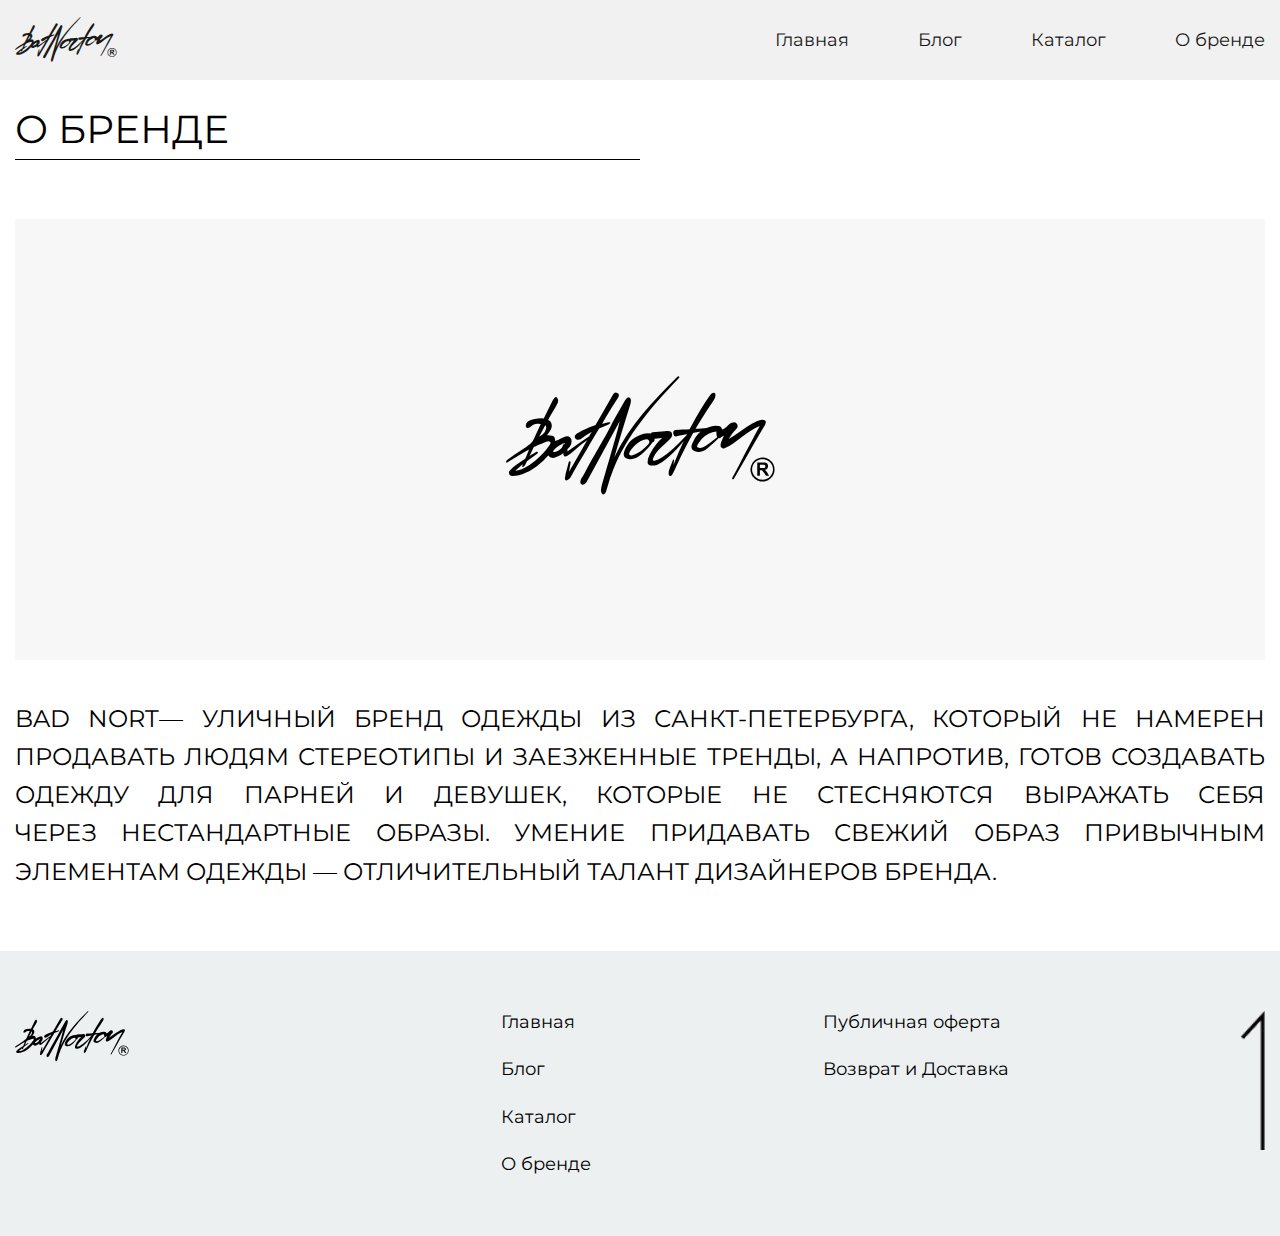
<file: about.html>
<!DOCTYPE html>
<html lang="ru">

<head>
	<title>Главная</title>
	<meta charset="UTF-8">
	<meta name="format-detection" content="telephone=no">
	<!-- <style>body{opacity: 0;}</style> -->
	<link rel="stylesheet" href="css/style.min.css?_v=20221001154333">
	<link rel="stylesheet" href="css/style.css?_v=20221001154333">
	<link rel="shortcut icon" href="favicon.ico">
	<!-- <meta name="robots" content="noindex, nofollow"> -->
	<meta name="viewport" content="width=device-width, initial-scale=1.0">
</head>

<body>
	<div class="wrapper">
		<header data-lp class="header">
			<div class="header__container">
				<div class="header__menu menu">
					<a href="index.html" class="header__logo _icon-logo"></a>
					<nav class="menu__body">
						<ul class="menu__list">
							<li class="menu__item"><a href="index.html" class="menu__link">Главная</a></li>
							<li class="menu__item"><a href="blog.html" class="menu__link">Блог</a></li>
							<li class="menu__item"><a href="catalog.html" class="menu__link">Каталог</a></li>
							<li class="menu__item"><a href="about.html" class="menu__link">О бренде</a></li>

						</ul>

					</nav>

					<button type="button" class="menu__icon icon-menu"><span></span></button>
				</div>

			</div>
		</header>
		<div class="about-info">
			<div class="about-info__container">
				<div class="info__title title-main">
					о бренде
				</div>
				<div class="about-nfo__body">
					<div class="about-info__image _icon-logo-info">

					</div>
					<div class="about-info__text">
						<p>
							BAd NORt— УЛИЧНЫЙ БРЕНД ОДЕЖДЫ ИЗ САНКТ-ПЕТЕРБУРГА, КОТОРЫЙ НЕ НАМЕРЕН ПРОДАВАТЬ ЛЮДЯМ СТЕРЕОТИПЫ
							И ЗАЕЗЖЕННЫЕ
							ТРЕНДЫ, А НАПРОТИВ, ГОТОВ СОЗДАВАТЬ ОДЕЖДУ ДЛЯ ПАРНЕЙ И ДЕВУШЕК, КОТОРЫЕ НЕ СТЕСНЯЮТСЯ ВЫРАЖАТЬ СЕБЯ
							ЧЕРЕЗ НЕСТАНДАРТНЫЕ
							ОБРАЗЫ. УМЕНИЕ ПРИДАВАТЬ СВЕЖИЙ ОБРАЗ ПРИВЫЧНЫМ ЭЛЕМЕНТАМ ОДЕЖДЫ — ОТЛИЧИТЕЛЬНЫЙ ТАЛАНТ ДИЗАЙНЕРОВ
							БРЕНДА.
						</p>

					</div>
				</div>
			</div>
		</div>
		<main class="page">
		</main>
		<footer class="footer">
			<div class="footer__container">
				<div class="footer__menu menu">
					<nav class="footer-menu__body">
						<div class="footer__info">
							<div class="footer__logo">
								<a href="index.html" class="footer__logo _icon-logo"></a>
							</div>
							<div class="footer__messages">
								<div class="icons__cont">
									<a href="#">
										<div class="icon__inst _icon-inst"></div>
									</a>
									<a href="#">
										<div class="icon__tg _icon-tg"></div>
									</a>
									<a href="#">
										<div class="icon__vk _icon-vk"></div>
									</a>

								</div>
							</div>
						</div>
						<ul class="footer-menu__list">
							<li class="menu__item"><a href="index.html" class="menu__link">Главная</a></li>
							<li class="menu__item"><a href="blog.html" class="menu__link">Блог</a></li>
							<li class="menu__item"><a href="catalog.html" class="menu__link">Каталог</a></li>
							<li class="menu__item"><a href="about.html" class="menu__link">О бренде</a></li>
						</ul>
						<ul class="footer-menu__list">
							<li class="footer-menu__item"><a href="#" class="footer-menu__link">Публичная оферта</a></li>
							<li class="footer-menu__item"><a href="#" class="footer-menu__link">Возврат и Доставка</a></li>
						</ul>
						<div class="arrow-up">
							<a href="#" data-goto-speed="1000" data-goto-header=".header"><picture><source srcset="img/index/arrow_up.webp" type="image/webp"><img src="img/index/arrow_up.png" alt=""></picture></a>
						</div>
					</nav>

				</div>
			</div>
		</footer>
	</div>

	<script src="js/app.min.js?_v=20221001154333"></script>
	<script src="https://snipp.ru/cdn/jquery/2.1.1/jquery.min.js?_v=20221001154333"></script>
	<script src="https://snipp.ru/cdn/bxslider/4.2.14/dist/jquery.bxslider.min.js?_v=20221001154333"></script>
	<script>
		$(document).ready(function() {
			$('.slider ul').bxSlider({
				pager: true,
				controls: false,
				auto: false,
				pause: 10000,
				minSlides: 1,
				maxSlides: 1,
				slideMargin: 10
			});
		});
	</script>
</body>

</html>
</file>
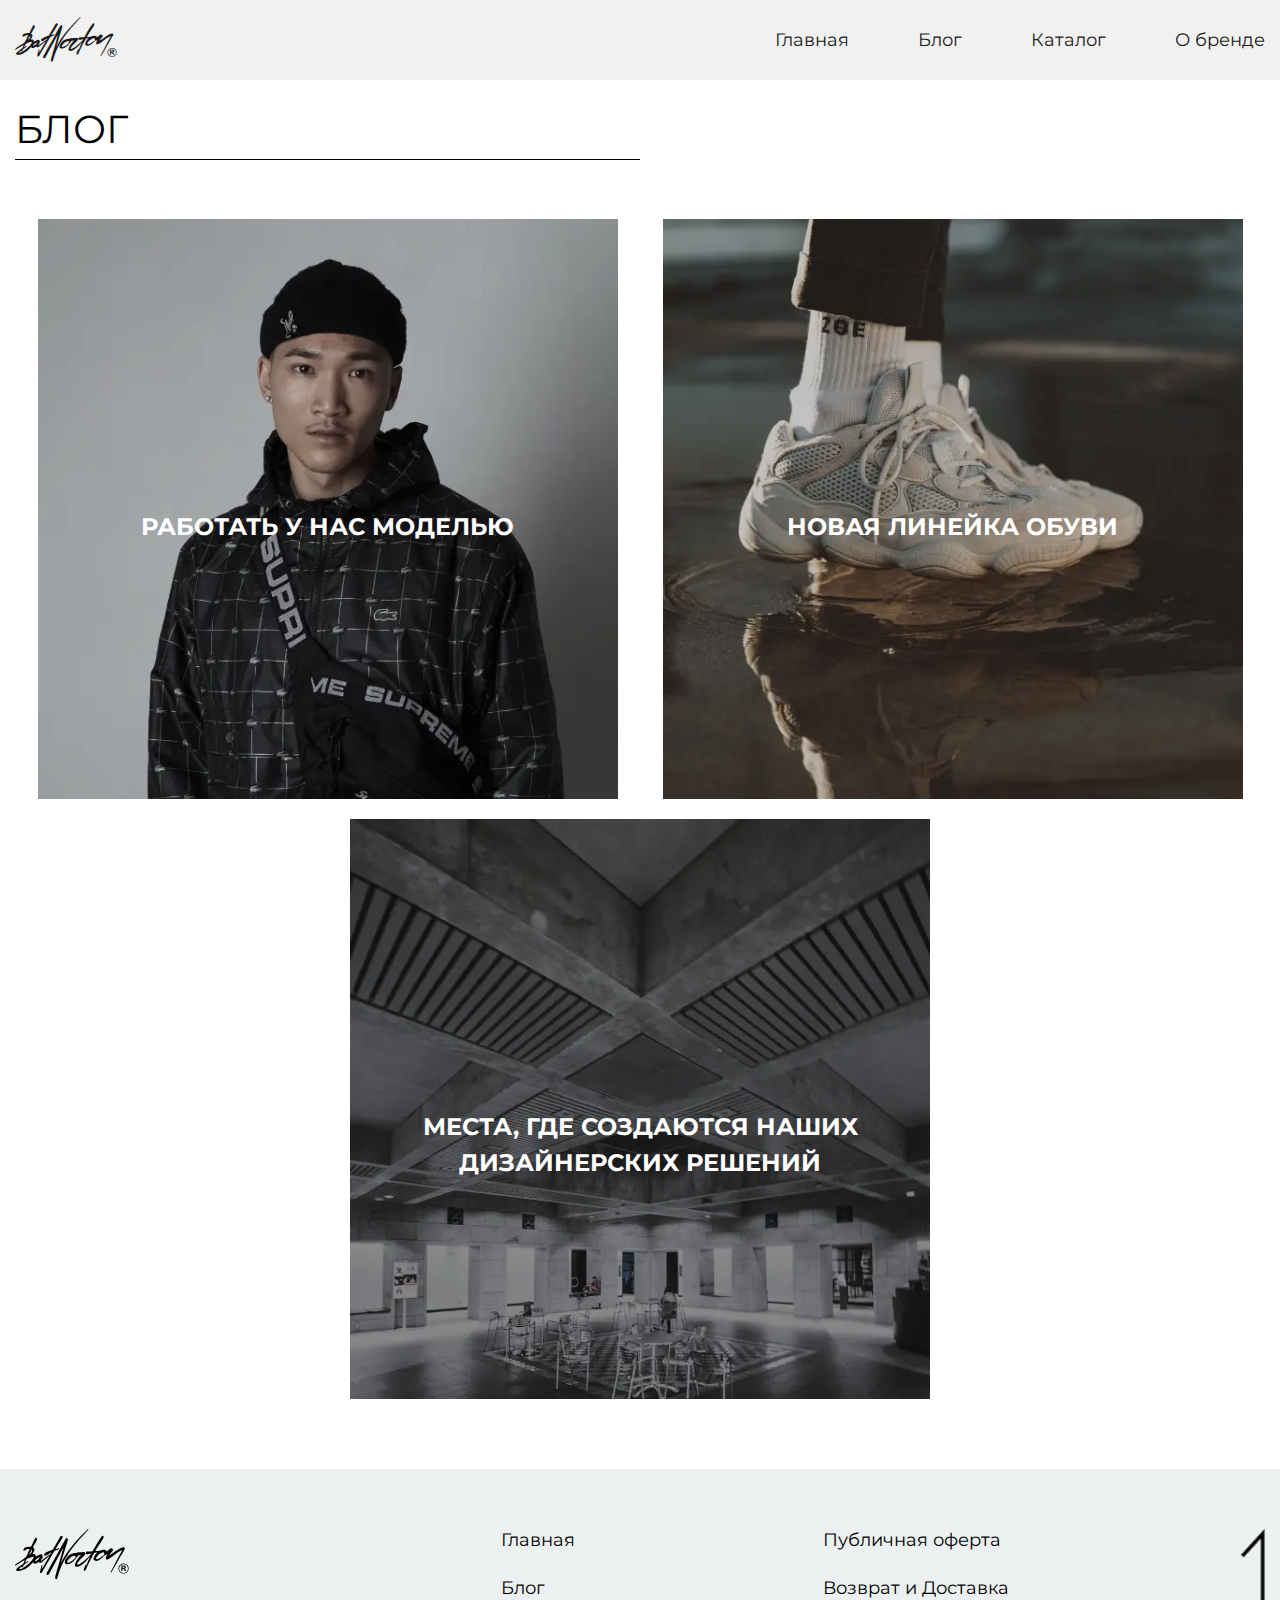
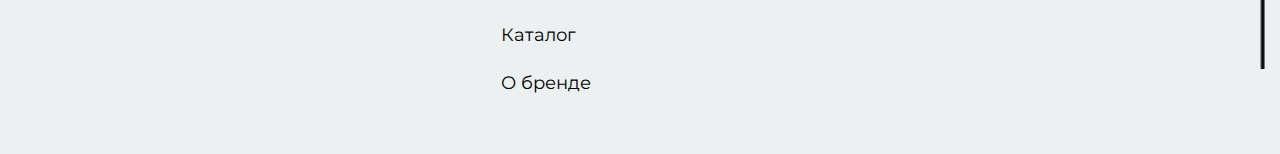
<file: blog.html>
<!DOCTYPE html>
<html lang="ru">

<head>
	<title>Главная</title>
	<meta charset="UTF-8">
	<meta name="format-detection" content="telephone=no">
	<!-- <style>body{opacity: 0;}</style> -->
	<link rel="stylesheet" href="css/style.min.css?_v=20221001154333">
	<link rel="stylesheet" href="css/style.css?_v=20221001154333">
	<link rel="shortcut icon" href="favicon.ico">
	<!-- <meta name="robots" content="noindex, nofollow"> -->
	<meta name="viewport" content="width=device-width, initial-scale=1.0">
</head>

<body>
	<div class="wrapper">
		<header data-lp class="header">
			<div class="header__container">
				<div class="header__menu menu">
					<a href="index.html" class="header__logo _icon-logo"></a>
					<nav class="menu__body">
						<ul class="menu__list">
							<li class="menu__item"><a href="index.html" class="menu__link">Главная</a></li>
							<li class="menu__item"><a href="blog.html" class="menu__link">Блог</a></li>
							<li class="menu__item"><a href="catalog.html" class="menu__link">Каталог</a></li>
							<li class="menu__item"><a href="about.html" class="menu__link">О бренде</a></li>

						</ul>

					</nav>

					<button type="button" class="menu__icon icon-menu"><span></span></button>
				</div>

			</div>
		</header>
		<div class="blog-info">
			<div class="blog-info__container">
				<div class="info__title title-main">
					блог
				</div>
				<div class="blog-info__row">
					<div class="blog-info__column">
						<div class="blog-info__item item-model item">
							<a href="#">
								<div class="item-model__image item-image"><span>Работать у нас моделью</span><picture><source srcset="img/blog/model.webp" type="image/webp"><img src="img/blog/model.jpg" alt=""></picture></div>
							</a>
						</div>
					</div>
					<div class="blog-info__column">
						<div class="blog-info__item item-shoes item">
							<a href="#">
								<div class="item-shoes__image item-image"><span>Новая линейка обуви</span><picture><source srcset="img/blog/new__shoes.webp" type="image/webp"><img src="img/blog/new__shoes.jpg" alt=""></picture></div>
							</a>
						</div>
					</div>
					<div class="blog-info__column">
						<div class="blog-info__item item-place item">
							<a href="#">
								<div class="item-place__image item-image"><span>места, где создаются наших дизайнерских
										решений</span><picture><source srcset="img/blog/creation.webp" type="image/webp"><img src="img/blog/creation.jpg" alt=""></picture></div>
							</a>
						</div>
					</div>

				</div>
			</div>
		</div>
		<main class="page">
		</main>
		<footer class="footer">
			<div class="footer__container">
				<div class="footer__menu menu">
					<nav class="footer-menu__body">
						<div class="footer__info">
							<div class="footer__logo">
								<a href="index.html" class="footer__logo _icon-logo"></a>
							</div>
							<div class="footer__messages">
								<div class="icons__cont">
									<a href="#">
										<div class="icon__inst _icon-inst"></div>
									</a>
									<a href="#">
										<div class="icon__tg _icon-tg"></div>
									</a>
									<a href="#">
										<div class="icon__vk _icon-vk"></div>
									</a>

								</div>
							</div>
						</div>
						<ul class="footer-menu__list">
							<li class="menu__item"><a href="index.html" class="menu__link">Главная</a></li>
							<li class="menu__item"><a href="blog.html" class="menu__link">Блог</a></li>
							<li class="menu__item"><a href="catalog.html" class="menu__link">Каталог</a></li>
							<li class="menu__item"><a href="about.html" class="menu__link">О бренде</a></li>
						</ul>
						<ul class="footer-menu__list">
							<li class="footer-menu__item"><a href="#" class="footer-menu__link">Публичная оферта</a></li>
							<li class="footer-menu__item"><a href="#" class="footer-menu__link">Возврат и Доставка</a></li>
						</ul>
						<div class="arrow-up">
							<a href="#" data-goto-speed="1000" data-goto-header=".header"><picture><source srcset="img/index/arrow_up.webp" type="image/webp"><img src="img/index/arrow_up.png" alt=""></picture></a>
						</div>
					</nav>

				</div>
			</div>
		</footer>
	</div>

	<script src="js/app.min.js?_v=20221001154333"></script>
	<script src="https://snipp.ru/cdn/jquery/2.1.1/jquery.min.js?_v=20221001154333"></script>
	<script src="https://snipp.ru/cdn/bxslider/4.2.14/dist/jquery.bxslider.min.js?_v=20221001154333"></script>
	<script>
		$(document).ready(function() {
			$('.slider ul').bxSlider({
				pager: true,
				controls: false,
				auto: false,
				pause: 10000,
				minSlides: 1,
				maxSlides: 1,
				slideMargin: 10
			});
		});
	</script>
</body>

</html>
</file>
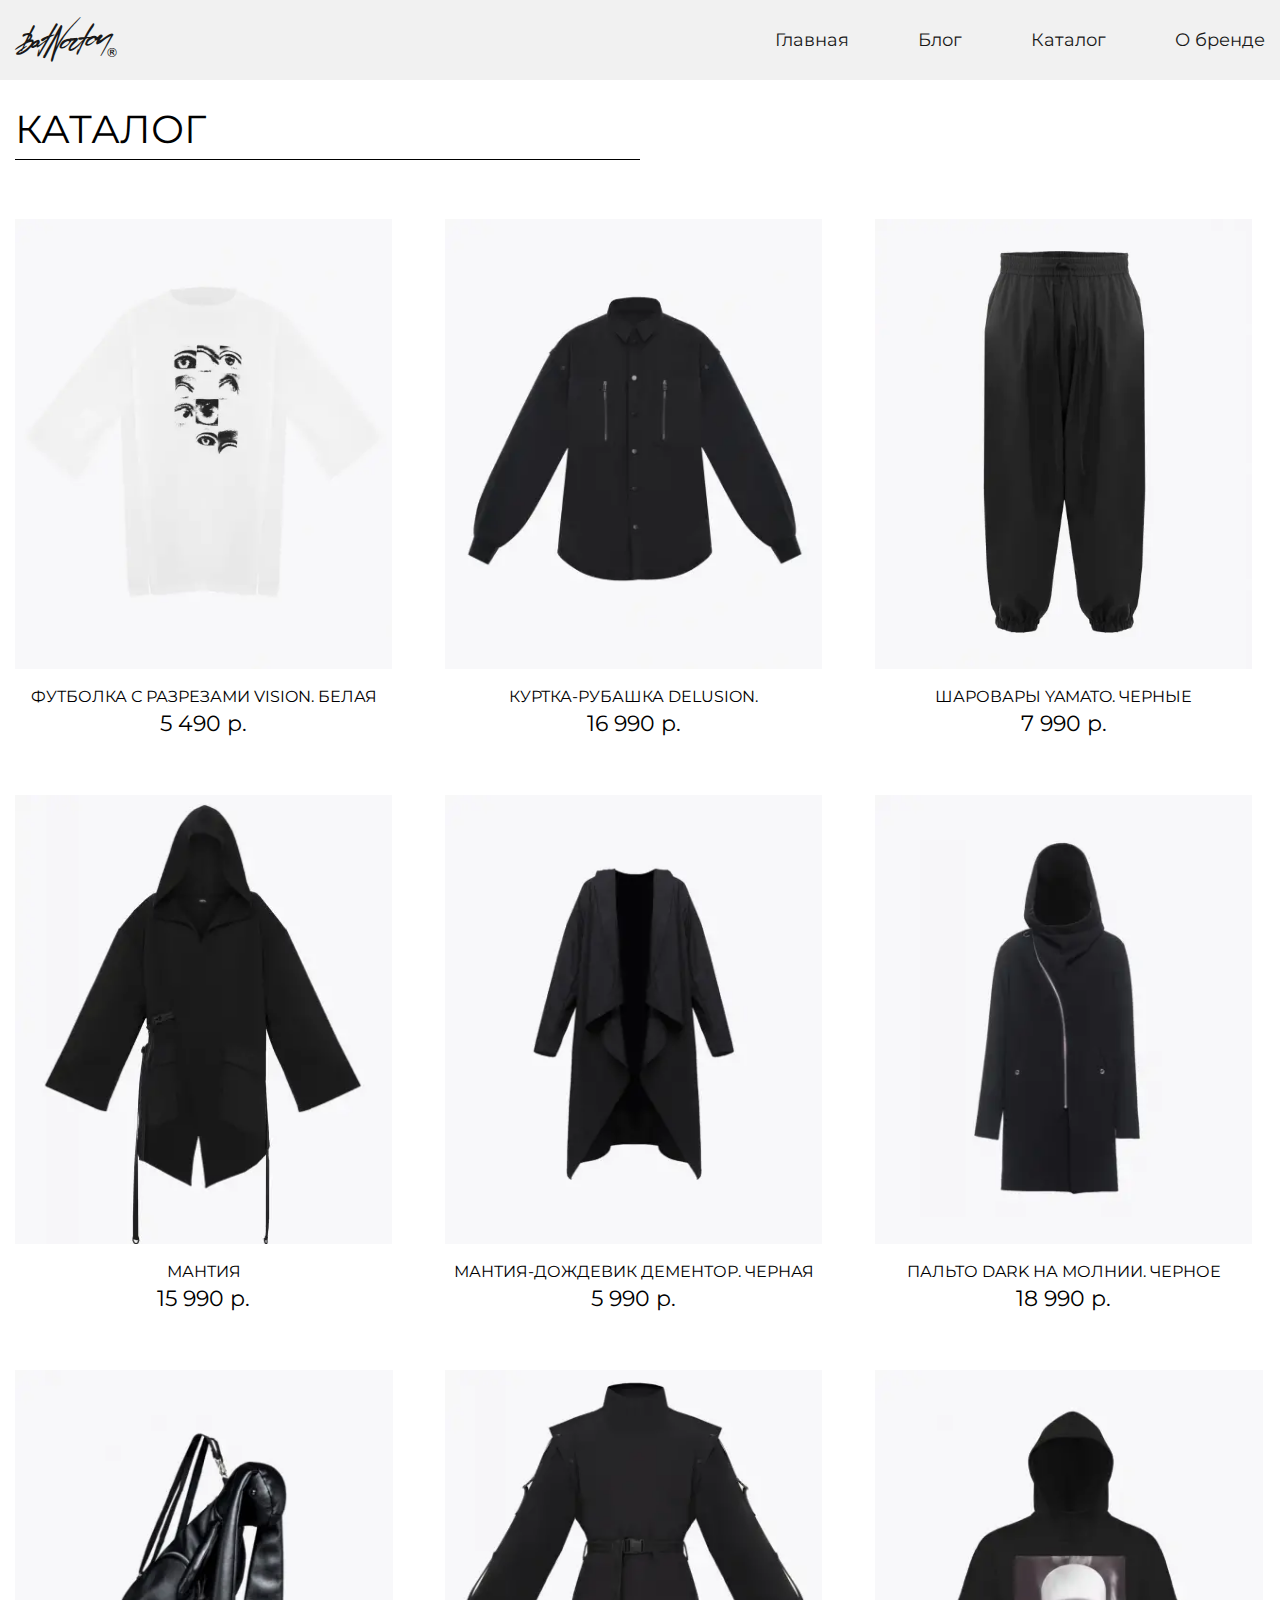
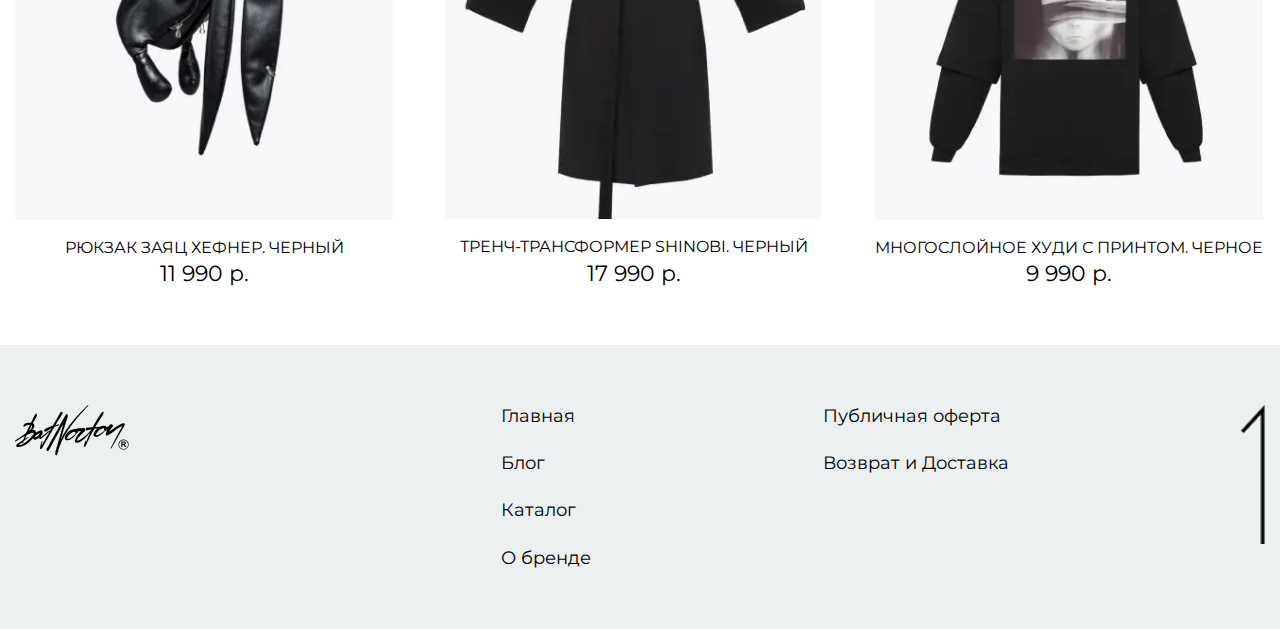
<file: catalog.html>
<!DOCTYPE html>
<html lang="ru">

<head>
	<title>Главная</title>
	<meta charset="UTF-8">
	<meta name="format-detection" content="telephone=no">
	<!-- <style>body{opacity: 0;}</style> -->
	<link rel="stylesheet" href="css/style.min.css?_v=20221001154333">
	<link rel="stylesheet" href="css/style.css?_v=20221001154333">
	<link rel="shortcut icon" href="favicon.ico">
	<!-- <meta name="robots" content="noindex, nofollow"> -->
	<meta name="viewport" content="width=device-width, initial-scale=1.0">
</head>

<body>
	<div class="wrapper">
		<header data-lp class="header">
			<div class="header__container">
				<div class="header__menu menu">
					<a href="index.html" class="header__logo _icon-logo"></a>
					<nav class="menu__body">
						<ul class="menu__list">
							<li class="menu__item"><a href="index.html" class="menu__link">Главная</a></li>
							<li class="menu__item"><a href="blog.html" class="menu__link">Блог</a></li>
							<li class="menu__item"><a href="catalog.html" class="menu__link">Каталог</a></li>
							<li class="menu__item"><a href="about.html" class="menu__link">О бренде</a></li>

						</ul>

					</nav>

					<button type="button" class="menu__icon icon-menu"><span></span></button>
				</div>

			</div>
		</header>
		<div class="catalog-product">
			<div class="catalog-product__container">
				<div class="info__title title-main">
					каталог
				</div>
				<div class="catalog-product__items">
					<div class="catalog-product__row">
						<div class="catalog-product__item">
							<div class="catalog-product__column">
								<a href="t-shirt-vision.html">
									<div class="column__img">
										<picture><source srcset="img/index/t-shirt-vision.webp" type="image/webp"><img src="img/index/t-shirt-vision.jpg" alt=""></picture>
									</div>
									<div class="column__info">
										<div class="column__title">ФУТБОЛКА С РАЗРЕЗАМИ VISION. БЕЛАЯ</div>
										<div class="column__price">
											5 490 р.
										</div>
									</div>
								</a>
							</div>
						</div>
						<div class="catalog-product__item">
							<div class="catalog-product__column column">
								<a href="jacket-delusion.html">
									<div class="column__img">
										<picture><source srcset="img/index/jacket__delusion.webp" type="image/webp"><img src="img/index/jacket__delusion.jpg" alt=""></picture>
									</div>
									<div class="column__info">
										<div class="column__title">КУРТКА-РУБАШКА DELUSION.</div>
										<div class="column__price">16 990 р.</div>
									</div>

								</a>

							</div>
						</div>
						<div class="catalog-product__item">
							<div class="catalog-product__column column">
								<a href="pants-yamato.html">
									<div class="column__img">
										<picture><source srcset="img/index/pants-yamato.webp" type="image/webp"><img src="img/index/pants-yamato.jpg" alt=""></picture>
									</div>
									<div class="column__info">
										<div class="column__title">ШАРОВАРЫ YAMATO. ЧЕРНЫЕ</div>
										<div class="column__price">
											7 990 р.
										</div>
									</div>

								</a>
							</div>
						</div>
						<div class="catalog-product__item">
							<div class="catalog-product__column column">
								<a href="mantle.html">
									<div class="column__img">
										<picture><source srcset="img/index/mantle.webp" type="image/webp"><img src="img/index/mantle.jpg" alt=""></picture>
									</div>
									<div class="column__info">
										<div class="column__title">Мантия</div>
										<div class="column__price">15 990 р.</div>
									</div>

								</a>
							</div>
						</div>
						<div class="catalog-product__item">
							<div class="catalog-product__column column">
								<a href="raincoat-mantle.html">
									<div class="column__img">
										<picture><source srcset="img/index/raincoat__mantle.webp" type="image/webp"><img src="img/index/raincoat__mantle.jpg" alt=""></picture>
									</div>
									<div class="column__info">
										<div class="column__title">МАНТИЯ-ДОЖДЕВИК ДЕМЕНТОР. ЧЕРНАЯ</div>
										<div class="column__price">5 990 р.</div>
									</div>

								</a>
								</a>
							</div>
						</div>
						<div class="catalog-product__item">
							<div class="catalog-product__column column">
								<a href="coat-dark.html">
									<div class="column__img">
										<picture><source srcset="img/index/coat__dark.webp" type="image/webp"><img src="img/index/coat__dark.jpg" alt=""></picture>
									</div>
									<div class="column__info">
										<div class="column__title">ПАЛЬТО DARK НА МОЛНИИ. ЧЕРНОЕ</div>
										<div class="column__price">18 990 р.</div>
									</div>

								</a>

							</div>
						</div>
						<div class="catalog-product__item">
							<div class="catalog-product__column column">
								<a href="backpack-hare.html">
									<div class="column__img">
										<picture><source srcset="img/index/backpack__hare.webp" type="image/webp"><img src="img/index/backpack__hare.jpg" alt=""></picture>
									</div>
									<div class="column__info">
										<div class="column__title">РЮКЗАК ЗАЯЦ ХЕФНЕР. ЧЕРНЫЙ</div>
										<div class="column__price">11 990 р.</div>
									</div>

								</a>
							</div>
						</div>
						<div class="catalog-product__item">
							<div class="catalog-product__column column">
								<a href="trench-shinibu.html">
									<div class="column__img">
										<picture><source srcset="img/index/trench__shinibu.webp" type="image/webp"><img src="img/index/trench__shinibu.jpg" alt=""></picture>
									</div>
									<div class="column__info">
										<div class="column__title">ТРЕНЧ-ТРАНСФОРМЕР SHINOBI. ЧЕРНЫЙ</div>
										<div class="column__price">17 990 р.</div>
									</div>

								</a>
							</div>
						</div>
						<div class="catalog-product__item">
							<div class="catalog-product__column column">
								<a href="hoodie.html">
									<div class="column__img">
										<picture><source srcset="img/index/hoodie.webp" type="image/webp"><img src="img/index/hoodie.jpg" alt=""></picture>
									</div>
									<div class="column__info">
										<div class="column__title">МНОГОСЛОЙНОЕ ХУДИ С ПРИНТОМ. ЧЕРНОЕ</div>
										<div class="column__price">9 990 р.</div>
									</div>

								</a>
								</a>
							</div>
						</div>
					</div>
				</div>
			</div>
		</div>
		<main class="page">
		</main>
		<footer class="footer">
			<div class="footer__container">
				<div class="footer__menu menu">
					<nav class="footer-menu__body">
						<div class="footer__info">
							<div class="footer__logo">
								<a href="index.html" class="footer__logo _icon-logo"></a>
							</div>
							<div class="footer__messages">
								<div class="icons__cont">
									<a href="#">
										<div class="icon__inst _icon-inst"></div>
									</a>
									<a href="#">
										<div class="icon__tg _icon-tg"></div>
									</a>
									<a href="#">
										<div class="icon__vk _icon-vk"></div>
									</a>

								</div>
							</div>
						</div>
						<ul class="footer-menu__list">
							<li class="menu__item"><a href="index.html" class="menu__link">Главная</a></li>
							<li class="menu__item"><a href="blog.html" class="menu__link">Блог</a></li>
							<li class="menu__item"><a href="catalog.html" class="menu__link">Каталог</a></li>
							<li class="menu__item"><a href="about.html" class="menu__link">О бренде</a></li>
						</ul>
						<ul class="footer-menu__list">
							<li class="footer-menu__item"><a href="#" class="footer-menu__link">Публичная оферта</a></li>
							<li class="footer-menu__item"><a href="#" class="footer-menu__link">Возврат и Доставка</a></li>
						</ul>
						<div class="arrow-up">
							<a href="#" data-goto-speed="1000" data-goto-header=".header"><picture><source srcset="img/index/arrow_up.webp" type="image/webp"><img src="img/index/arrow_up.png" alt=""></picture></a>
						</div>
					</nav>

				</div>
			</div>
		</footer>
	</div>
	<script src="js/app.min.js?_v=20221001154333"></script>
	<script src="https://snipp.ru/cdn/jquery/2.1.1/jquery.min.js?_v=20221001154333"></script>
	<script src="https://snipp.ru/cdn/bxslider/4.2.14/dist/jquery.bxslider.min.js?_v=20221001154333"></script>
	<script>
		$(document).ready(function() {
			$('.slider ul').bxSlider({
				pager: true,
				controls: false,
				auto: false,
				pause: 10000,
				minSlides: 1,
				maxSlides: 1,
				slideMargin: 10
			});
		});
	</script>


</body>

</html>
</file>
<file: css/style.css>
@import url(https://fonts.googleapis.com/css?family=Montserrat:300,regular,500,700&display=swap);

@charset "UTF-8";

@font-face {
  font-family: icons;
  font-display: swap;
  src: url("../fonts/icons.woff2") format("woff2"), url("../fonts/icons.woff") format("woff");
  font-weight: 400;
  font-style: normal;
}

[class*=_icon-]:before {
  font-family: "icons";
  font-style: normal;
  font-weight: normal;
  font-variant: normal;
  text-transform: none;
  line-height: 1;
  -webkit-font-smoothing: antialiased;
  -moz-osx-font-smoothing: grayscale;
}

[class*=_icon-]:before {
  display: block;
}

._icon-backet:before {
  content: "\e901";
}

._icon-logo:before {
  content: "\e902";
}

._icon-logo-info:before {
  content: "\e900";
}

* {
  padding: 0px;
  margin: 0px;
  border: 0px;
}

*,
*:before,
*:after {
  -webkit-box-sizing: border-box;
          box-sizing: border-box;
}

html,
body {
  height: 100%;
  min-width: 320px;
}

body {
  color: #000;
  line-height: 1;
  font-family: "Montserrat";
  font-size: 1.125rem;
  -ms-text-size-adjust: 100%;
  -moz-text-size-adjust: 100%;
  -webkit-text-size-adjust: 100%;
  -webkit-font-smoothing: antialiased;
  -moz-osx-font-smoothing: grayscale;
}

input,
button,
textarea {
  font-family: "Montserrat";
  font-size: inherit;
}

button {
  cursor: pointer;
  color: inherit;
  background-color: inherit;
}

a {
  color: inherit;
}

a:link,
a:visited {
  text-decoration: none;
}

a:hover {
  text-decoration: none;
}

ul li {
  list-style: none;
}

img {
  vertical-align: top;
}

h1,
h2,
h3,
h4,
h5,
h6 {
  font-weight: inherit;
  font-size: inherit;
}

body {
  font-weight: 400;
}

.lock body {
  overflow: hidden;
  -ms-touch-action: none;
      touch-action: none;
}

.wrapper {
  min-height: 100%;
  display: -webkit-box;
  display: -ms-flexbox;
  display: flex;
  -webkit-box-orient: vertical;
  -webkit-box-direction: normal;
      -ms-flex-direction: column;
          flex-direction: column;
  overflow: hidden;
}

.wrapper > main {
  -webkit-box-flex: 1;
      -ms-flex: 1 1 auto;
          flex: 1 1 auto;
}

.wrapper > * {
  min-width: 0;
}

/*
(i) Стили будут применяться ко 
всем классам содержащим *__container
Например header__container, main__container и т.д.
Снипет (HTML): cnt
*/

[class*=__container] {
  max-width: 80rem;
  -webkit-box-sizing: content-box;
          box-sizing: content-box;
  margin: 0 auto;
  padding: 0 0.9375rem;
}

.select {
  position: relative;
  line-height: 130%;
}

@supports (font-size: clamp( 1.25rem , 1.2095959596rem  +  0.202020202vw , 1.375rem )) {
  .select {
    font-size: clamp( 1.25rem , 1.2095959596rem  +  0.202020202vw , 1.375rem );
  }
}

@supports not (font-size: clamp( 1.25rem , 1.2095959596rem  +  0.202020202vw , 1.375rem )) {
  .select {
    font-size: calc(1.25rem + 0.125 * (100vw - 20rem) / 61.875);
  }
}

.select__body {
  position: relative;
}

.select__title {
  padding-left: 1.375rem;
  color: inherit;
  text-align: left;
  border: 1px solid #d9d9d9;
  background-color: #fff;
  cursor: pointer;
  width: 7.5rem;
  border-radius: 4px;
}

.select__value {
  display: -webkit-box;
  display: -ms-flexbox;
  display: flex;
  -webkit-box-align: center;
      -ms-flex-align: center;
          align-items: center;
  height: 1.875rem;
  padding: 0 0.9375rem;
  gap: 0.625rem;
}

.select__value > * {
  -webkit-box-flex: 1;
      -ms-flex: 1 1 auto;
          flex: 1 1 auto;
}

.select__value:after {
  content: "▼	";
  -ms-flex-item-align: stretch;
      -ms-grid-row-align: stretch;
      align-self: stretch;
  -webkit-box-flex: 0;
      -ms-flex: 0 0 5px;
          flex: 0 0 5px;
  -webkit-transition: all 0.3s ease 0s;
  -o-transition: all 0.3s ease 0s;
  transition: all 0.3s ease 0s;
  display: -webkit-box;
  display: -ms-flexbox;
  display: flex;
  -webkit-box-pack: center;
      -ms-flex-pack: center;
          justify-content: center;
  -webkit-box-align: center;
      -ms-flex-align: center;
          align-items: center;
}

._select-open .select__value:after {
  -webkit-transform: rotate(-180deg);
      -ms-transform: rotate(-180deg);
          transform: rotate(-180deg);
}

.select__value._select-pseudo-label::before {
  content: attr(data-pseudo-label);
  opacity: 0.5;
}

.select__text {
  -webkit-box-flex: 1;
      -ms-flex: 1 1 auto;
          flex: 1 1 auto;
}

.select__input {
  width: 7.5rem;
  background-color: transparent;
  height: 100%;
}

.select__options {
  color: #000;
  position: absolute;
  top: 29px;
  border-radius: 0 0 4px 4px;
  width: 7.5rem;
  left: 0;
  background-color: #fff;
  border-top: 0;
  border: 1px solid #d9d9d9;
  border-top: 0;
  padding: 10px 0px 5px 0px;
}

.select__scroll {
  overflow-y: auto;
  overflow-x: hidden;
  max-height: 200px;
}

.select__option {
  padding: 0.3125rem 0.75rem 0.3125rem 2.3125rem;
  width: 7.5rem;
  text-align: left;
  cursor: pointer;
  color: inherit;
  border-right: 1px solid #d9d9d9;
}

.select__option._select-selected {
  background-color: #eee;
}

.select__row {
  display: -webkit-inline-box;
  display: -ms-inline-flexbox;
  display: inline-flex;
  -webkit-box-align: center;
      -ms-flex-align: center;
          align-items: center;
}

.select._select-open {
  z-index: 5;
}

._select-tag {
  cursor: pointer;
}

.quantity {
  width: 88px;
  height: 40px;
  display: -webkit-box;
  display: -ms-flexbox;
  display: flex;
  border: 1px solid rgba(166, 166, 166, 0.45);
}

.quantity__button {
  -webkit-box-flex: 0;
      -ms-flex: 0 0 30px;
          flex: 0 0 30px;
  position: relative;
  cursor: pointer;
}

.quantity__button::before,
.quantity__button::after {
  content: "";
  position: absolute;
  top: 50%;
  left: 50%;
  -webkit-transition: all 0.3s ease 0s;
  -o-transition: all 0.3s ease 0s;
  transition: all 0.3s ease 0s;
  margin: 0px 0px 0px -4.5px;
  background-color: #a6a6a6;
  width: 9px;
  height: 1px;
}

.quantity__button_plus::before {
  -webkit-transform: rotate(-90deg);
      -ms-transform: rotate(-90deg);
          transform: rotate(-90deg);
}

.quantity__input {
  -webkit-box-flex: 1;
      -ms-flex: 1 1 auto;
          flex: 1 1 auto;
}

.quantity__input input {
  line-height: 130%;
  height: 100%;
  color: #000000;
  font-size: 12px;
  width: 100%;
  text-align: center;
}

@supports (font-size: clamp( 1.125rem , 1.0441919192rem  +  0.404040404vw , 1.375rem )) {
  .quantity__input input {
    font-size: clamp( 1.125rem , 1.0441919192rem  +  0.404040404vw , 1.375rem );
  }
}

@supports not (font-size: clamp( 1.125rem , 1.0441919192rem  +  0.404040404vw , 1.375rem )) {
  .quantity__input input {
    font-size: calc(1.125rem + 0.25 * (100vw - 20rem) / 61.875);
  }
}

body::after {
  content: "";
  background-color: rgba(0, 0, 0, 0.6);
  position: fixed;
  width: 100%;
  height: 100%;
  top: 0;
  left: 0;
  opacity: 0;
  -webkit-transition: opacity 0.8s ease 0s;
  -o-transition: opacity 0.8s ease 0s;
  transition: opacity 0.8s ease 0s;
  pointer-events: none;
  z-index: 149;
}

.popup-show body::after {
  opacity: 1;
}

.popup {
  position: fixed;
  top: 0;
  left: 0;
  bottom: 0;
  right: 0;
  padding: 30px 10px;
  -webkit-transition: visibility 0.8s ease 0s;
  -o-transition: visibility 0.8s ease 0s;
  transition: visibility 0.8s ease 0s;
  visibility: hidden;
  pointer-events: none;
}

.popup_show {
  z-index: 150;
  visibility: visible;
  overflow: auto;
  pointer-events: auto;
}

.popup_show .popup__content {
  visibility: visible;
  -webkit-transform: scale(1);
      -ms-transform: scale(1);
          transform: scale(1);
}

.popup__wrapper {
  display: -webkit-box;
  display: -ms-flexbox;
  display: flex;
  -webkit-box-orient: vertical;
  -webkit-box-direction: normal;
      -ms-flex-direction: column;
          flex-direction: column;
  -webkit-box-align: center;
      -ms-flex-align: center;
          align-items: center;
  min-height: 100%;
  -webkit-box-flex: 1;
      -ms-flex: 1 1 auto;
          flex: 1 1 auto;
  width: 100%;
  display: flex;
  -webkit-box-pack: center;
      -ms-flex-pack: center;
          justify-content: center;
  align-items: center;
}

.popup__content {
  background-color: #fff;
  visibility: hidden;
  -webkit-transform: scale(0);
      -ms-transform: scale(0);
          transform: scale(0);
  -webkit-transition: -webkit-transform 0.3s ease 0s;
  transition: -webkit-transform 0.3s ease 0s;
  -o-transition: transform 0.3s ease 0s;
  transition: transform 0.3s ease 0s;
  transition: transform 0.3s ease 0s, -webkit-transform 0.3s ease 0s;
  padding: 20px;
  width: 100%;
  max-width: 450px;
  border-radius: 10px;
  position: relative;
}

.lock .popup__content {
  visibility: visible;
}

.popup__text {
  font-size: 16px;
  line-height: 160%;
  color: #000;
}

.popup__title {
  text-align: center;
  font-weight: 500;
  margin-bottom: 0.625rem;
  color: #000;
}

@supports (font-size: clamp( 1.375rem , 1.2941919192rem  +  0.404040404vw , 1.625rem )) {
  .popup__title {
    font-size: clamp( 1.375rem , 1.2941919192rem  +  0.404040404vw , 1.625rem );
  }
}

@supports not (font-size: clamp( 1.375rem , 1.2941919192rem  +  0.404040404vw , 1.625rem )) {
  .popup__title {
    font-size: calc(1.375rem + 0.25 * (100vw - 20rem) / 61.875);
  }
}

.popup__close {
  line-height: 150%;
  color: #000;
  position: absolute;
  right: 20px;
  top: 18px;
  font-size: 25px;
}

[class*=-ibg] {
  position: relative;
}

[class*=-ibg] img {
  position: absolute;
  width: 100%;
  height: 100%;
  top: 0;
  left: 0;
  -o-object-fit: cover;
     object-fit: cover;
}

[class*=-ibg_contain] img {
  -o-object-fit: contain;
     object-fit: contain;
}

@supports (padding-bottom: clamp( 2.5rem , 2.095959596rem  +  2.0202020202vw , 3.75rem )) {
  .info__title {
    padding-bottom: clamp( 2.5rem , 2.095959596rem  +  2.0202020202vw , 3.75rem );
  }
}

@supports not (padding-bottom: clamp( 2.5rem , 2.095959596rem  +  2.0202020202vw , 3.75rem )) {
  .info__title {
    padding-bottom: calc(2.5rem + 1.25 * (100vw - 20rem) / 61.875);
  }
}

.title-main {
  line-height: 150%;
  text-transform: uppercase;
}

@supports (font-size: clamp( 1.25rem , 0.845959596rem  +  2.0202020202vw , 2.5rem )) {
  .title-main {
    font-size: clamp( 1.25rem , 0.845959596rem  +  2.0202020202vw , 2.5rem );
  }
}

@supports not (font-size: clamp( 1.25rem , 0.845959596rem  +  2.0202020202vw , 2.5rem )) {
  .title-main {
    font-size: calc(1.25rem + 1.25 * (100vw - 20rem) / 61.875);
  }
}

.title-main:after {
  content: "";
  display: block;
  height: 1px;
  background: #000;
  width: 50%;
  -webkit-transition: 1s all 0s;
  -o-transition: 1s all 0s;
  transition: 1s all 0s;
}

.title-main:hover:after {
  width: 100%;
  -webkit-transition: 1s ease-out 0s;
  -o-transition: 1s ease-out 0s;
  transition: 1s ease-out 0s;
}

.cart-product {
  padding: 6.25rem 0rem 3.125rem 0rem;
}

.cart-product__body {
  display: -webkit-box;
  display: -ms-flexbox;
  display: flex;
}

@supports (margin-top: clamp( 0.625rem , 0.220959596rem  +  2.0202020202vw , 1.875rem )) {
  .cart-product__body {
    margin-top: clamp( 0.625rem , 0.220959596rem  +  2.0202020202vw , 1.875rem );
  }
}

@supports not (margin-top: clamp( 0.625rem , 0.220959596rem  +  2.0202020202vw , 1.875rem )) {
  .cart-product__body {
    margin-top: calc(0.625rem + 1.25 * (100vw - 20rem) / 61.875);
  }
}

.column-cart-product__body {
  margin-left: 1.875rem;
  display: -webkit-box;
  display: -ms-flexbox;
  display: flex;
  -webkit-box-orient: vertical;
  -webkit-box-direction: normal;
      -ms-flex-direction: column;
          flex-direction: column;
}

.column-cart-product__title {
  text-transform: uppercase;
  line-height: 140%;
}

@supports (font-size: clamp( 1.25rem , 1.1287878788rem  +  0.6060606061vw , 1.625rem )) {
  .column-cart-product__title {
    font-size: clamp( 1.25rem , 1.1287878788rem  +  0.6060606061vw , 1.625rem );
  }
}

@supports not (font-size: clamp( 1.25rem , 1.1287878788rem  +  0.6060606061vw , 1.625rem )) {
  .column-cart-product__title {
    font-size: calc(1.25rem + 0.375 * (100vw - 20rem) / 61.875);
  }
}

@supports (margin-bottom: clamp( 0.9375rem , 0.836489899rem  +  0.5050505051vw , 1.25rem )) {
  .column-cart-product__title {
    margin-bottom: clamp( 0.9375rem , 0.836489899rem  +  0.5050505051vw , 1.25rem );
  }
}

@supports not (margin-bottom: clamp( 0.9375rem , 0.836489899rem  +  0.5050505051vw , 1.25rem )) {
  .column-cart-product__title {
    margin-bottom: calc(0.9375rem + 0.3125 * (100vw - 20rem) / 61.875);
  }
}

.column-cart-product__price {
  font-weight: 400;
  line-height: 120%;
}

@supports (font-size: clamp( 1rem , 0.8787878788rem  +  0.6060606061vw , 1.375rem )) {
  .column-cart-product__price {
    font-size: clamp( 1rem , 0.8787878788rem  +  0.6060606061vw , 1.375rem );
  }
}

@supports not (font-size: clamp( 1rem , 0.8787878788rem  +  0.6060606061vw , 1.375rem )) {
  .column-cart-product__price {
    font-size: calc(1rem + 0.375 * (100vw - 20rem) / 61.875);
  }
}

@supports (margin-bottom: clamp( 1.875rem , 1.571969697rem  +  1.5151515152vw , 2.8125rem )) {
  .column-cart-product__price {
    margin-bottom: clamp( 1.875rem , 1.571969697rem  +  1.5151515152vw , 2.8125rem );
  }
}

@supports not (margin-bottom: clamp( 1.875rem , 1.571969697rem  +  1.5151515152vw , 2.8125rem )) {
  .column-cart-product__price {
    margin-bottom: calc(1.875rem + 0.9375 * (100vw - 20rem) / 61.875);
  }
}

.column-cart-product__text {
  line-height: 160%;
  max-width: 43.75rem;
}

@supports (margin-bottom: clamp( 1.875rem , 1.571969697rem  +  1.5151515152vw , 2.8125rem )) {
  .column-cart-product__text {
    margin-bottom: clamp( 1.875rem , 1.571969697rem  +  1.5151515152vw , 2.8125rem );
  }
}

@supports not (margin-bottom: clamp( 1.875rem , 1.571969697rem  +  1.5151515152vw , 2.8125rem )) {
  .column-cart-product__text {
    margin-bottom: calc(1.875rem + 0.9375 * (100vw - 20rem) / 61.875);
  }
}

@supports (font-size: clamp( 0.875rem , 0.8345959596rem  +  0.202020202vw , 1rem )) {
  .column-cart-product__text {
    font-size: clamp( 0.875rem , 0.8345959596rem  +  0.202020202vw , 1rem );
  }
}

@supports not (font-size: clamp( 0.875rem , 0.8345959596rem  +  0.202020202vw , 1rem )) {
  .column-cart-product__text {
    font-size: calc(0.875rem + 0.125 * (100vw - 20rem) / 61.875);
  }
}

.column-cart-product__img {
  max-width: 25rem;
  max-height: 29.375rem;
}

.column-cart-product__img img {
  width: 100%;
  height: 100%;
  top: 0;
  left: 0;
  -o-object-fit: cover;
     object-fit: cover;
}

@supports (margin-bottom: clamp( 1.25rem , 1.047979798rem  +  1.0101010101vw , 1.875rem )) {
  .column-cart-product__select {
    margin-bottom: clamp( 1.25rem , 1.047979798rem  +  1.0101010101vw , 1.875rem );
  }
}

@supports not (margin-bottom: clamp( 1.25rem , 1.047979798rem  +  1.0101010101vw , 1.875rem )) {
  .column-cart-product__select {
    margin-bottom: calc(1.25rem + 0.625 * (100vw - 20rem) / 61.875);
  }
}

.column-cart-product__btn-link span {
  display: inline-block;
  background: #DA2B1E;
  font-weight: 500;
  text-transform: uppercase;
  color: #FFFFFF;
}

@supports (padding-top: clamp( 0.9375rem , 0.836489899rem  +  0.5050505051vw , 1.25rem )) {
  .column-cart-product__btn-link span {
    padding-top: clamp( 0.9375rem , 0.836489899rem  +  0.5050505051vw , 1.25rem );
  }
}

@supports not (padding-top: clamp( 0.9375rem , 0.836489899rem  +  0.5050505051vw , 1.25rem )) {
  .column-cart-product__btn-link span {
    padding-top: calc(0.9375rem + 0.3125 * (100vw - 20rem) / 61.875);
  }
}

@supports (padding-bottom: clamp( 0.9375rem , 0.836489899rem  +  0.5050505051vw , 1.25rem )) {
  .column-cart-product__btn-link span {
    padding-bottom: clamp( 0.9375rem , 0.836489899rem  +  0.5050505051vw , 1.25rem );
  }
}

@supports not (padding-bottom: clamp( 0.9375rem , 0.836489899rem  +  0.5050505051vw , 1.25rem )) {
  .column-cart-product__btn-link span {
    padding-bottom: calc(0.9375rem + 0.3125 * (100vw - 20rem) / 61.875);
  }
}

@supports (padding-left: clamp( 1.5625rem , 1.0574494949rem  +  2.5252525253vw , 3.125rem )) {
  .column-cart-product__btn-link span {
    padding-left: clamp( 1.5625rem , 1.0574494949rem  +  2.5252525253vw , 3.125rem );
  }
}

@supports not (padding-left: clamp( 1.5625rem , 1.0574494949rem  +  2.5252525253vw , 3.125rem )) {
  .column-cart-product__btn-link span {
    padding-left: calc(1.5625rem + 1.5625 * (100vw - 20rem) / 61.875);
  }
}

@supports (padding-right: clamp( 1.5625rem , 1.0574494949rem  +  2.5252525253vw , 3.125rem )) {
  .column-cart-product__btn-link span {
    padding-right: clamp( 1.5625rem , 1.0574494949rem  +  2.5252525253vw , 3.125rem );
  }
}

@supports not (padding-right: clamp( 1.5625rem , 1.0574494949rem  +  2.5252525253vw , 3.125rem )) {
  .column-cart-product__btn-link span {
    padding-right: calc(1.5625rem + 1.5625 * (100vw - 20rem) / 61.875);
  }
}

@supports (font-size: clamp( 0.75rem , 0.6691919192rem  +  0.404040404vw , 1rem )) {
  .column-cart-product__btn-link span {
    font-size: clamp( 0.75rem , 0.6691919192rem  +  0.404040404vw , 1rem );
  }
}

@supports not (font-size: clamp( 0.75rem , 0.6691919192rem  +  0.404040404vw , 1rem )) {
  .column-cart-product__btn-link span {
    font-size: calc(0.75rem + 0.25 * (100vw - 20rem) / 61.875);
  }
}

@supports (margin-bottom: clamp( 0.9375rem , 0.836489899rem  +  0.5050505051vw , 1.25rem )) {
  .quantity {
    margin-bottom: clamp( 0.9375rem , 0.836489899rem  +  0.5050505051vw , 1.25rem );
  }
}

@supports not (margin-bottom: clamp( 0.9375rem , 0.836489899rem  +  0.5050505051vw , 1.25rem )) {
  .quantity {
    margin-bottom: calc(0.9375rem + 0.3125 * (100vw - 20rem) / 61.875);
  }
}

.new-receipts {
  padding: 6.25rem 0rem 3.125rem 0rem;
}

.new-receipts__row {
  display: -webkit-box;
  display: -ms-flexbox;
  display: flex;
  margin: 0px -15px;
  -ms-flex-wrap: wrap;
      flex-wrap: wrap;
}

@supports (gap: clamp( 1.25rem , 0.845959596rem  +  2.0202020202vw , 2.5rem )) {
  .new-receipts__column {
    gap: clamp( 1.25rem , 0.845959596rem  +  2.0202020202vw , 2.5rem );
  }
}

@supports not (gap: clamp( 1.25rem , 0.845959596rem  +  2.0202020202vw , 2.5rem )) {
  .new-receipts__column {
    gap: calc(1.25rem + 1.25 * (100vw - 20rem) / 61.875);
  }
}

.title {
  font-weight: 300;
  line-height: 120%;
  text-transform: uppercase;
}

@supports (font-size: clamp( 1.875rem , 1.672979798rem  +  1.0101010101vw , 2.5rem )) {
  .title {
    font-size: clamp( 1.875rem , 1.672979798rem  +  1.0101010101vw , 2.5rem );
  }
}

@supports not (font-size: clamp( 1.875rem , 1.672979798rem  +  1.0101010101vw , 2.5rem )) {
  .title {
    font-size: calc(1.875rem + 0.625 * (100vw - 20rem) / 61.875);
  }
}

@supports (margin-bottom: clamp( 1.25rem , 1.047979798rem  +  1.0101010101vw , 1.875rem )) {
  .title {
    margin-bottom: clamp( 1.25rem , 1.047979798rem  +  1.0101010101vw , 1.875rem );
  }
}

@supports not (margin-bottom: clamp( 1.25rem , 1.047979798rem  +  1.0101010101vw , 1.875rem )) {
  .title {
    margin-bottom: calc(1.25rem + 0.625 * (100vw - 20rem) / 61.875);
  }
}

.new-receipts__column {
  -webkit-box-flex: 0;
      -ms-flex: 0 1 33.333%;
          flex: 0 1 33.333%;
  padding: 0px 15px;
}

.column__info {
  text-align: center;
}

@supports (margin-bottom: clamp( 1.25rem , 0.4419191919rem  +  4.0404040404vw , 3.75rem )) {
  .column__info {
    margin-bottom: clamp( 1.25rem , 0.4419191919rem  +  4.0404040404vw , 3.75rem );
  }
}

@supports not (margin-bottom: clamp( 1.25rem , 0.4419191919rem  +  4.0404040404vw , 3.75rem )) {
  .column__info {
    margin-bottom: calc(1.25rem + 2.5 * (100vw - 20rem) / 61.875);
  }
}

.column__title {
  line-height: 160%;
}

@supports (font-size: clamp( 0.5rem , 0.3383838384rem  +  0.8080808081vw , 1rem )) {
  .column__title {
    font-size: clamp( 0.5rem , 0.3383838384rem  +  0.8080808081vw , 1rem );
  }
}

@supports not (font-size: clamp( 0.5rem , 0.3383838384rem  +  0.8080808081vw , 1rem )) {
  .column__title {
    font-size: calc(0.5rem + 0.5 * (100vw - 20rem) / 61.875);
  }
}

.column__price {
  font-weight: 400;
  line-height: 120%;
}

@supports (font-size: clamp( 0.75rem , 0.547979798rem  +  1.0101010101vw , 1.375rem )) {
  .column__price {
    font-size: clamp( 0.75rem , 0.547979798rem  +  1.0101010101vw , 1.375rem );
  }
}

@supports not (font-size: clamp( 0.75rem , 0.547979798rem  +  1.0101010101vw , 1.375rem )) {
  .column__price {
    font-size: calc(0.75rem + 0.625 * (100vw - 20rem) / 61.875);
  }
}

.slider {
  width: 100%;
  margin: 0rem 0rem 1.25rem 0rem;
}

.slider ul {
  margin: 0;
  padding: 0;
}

/* Пагинация */

.slider .bx-pager {
  text-align: center;
  padding: 0.625rem 0;
}

.slider .bx-pager-item {
  display: inline-block;
  margin: 0 4px;
}

.slider .bx-pager-item a {
  display: inline-block;
  width: 20px;
  height: 20px;
  overflow: hidden;
  text-indent: 999px;
  background: #fff;
  border-radius: 50%;
  border: 1px solid #999;
}

.slider .bx-pager-item a.active {
  background: #2b2b2b;
}

.slider .bx-pager-item a:hover {
  background: rgba(190, 190, 190, 0.431372549);
}

.form {
  max-width: 450px;
  margin: 0px auto;
  color: rgb(0, 0, 0);
}

.form * {
  outline: none;
}

.form__body {
  position: relative;
}

.popup__content::after {
  content: "";
  position: absolute;
  top: 0;
  left: 0;
  width: 100%;
  height: 100%;
  background: rgba(51, 51, 51, 0.7) url("../img/loading.gif") center/40px no-repeat;
  border-radius: 10px;
  opacity: 0;
  visibility: hidden;
  -webkit-transition: all 0.5s ease 0s;
  -o-transition: all 0.5s ease 0s;
  transition: all 0.5s ease 0s;
}

.form__body._sending::after {
  opacity: 1;
  visibility: visible;
}

.form__item {
  margin-bottom: 0.625rem;
}

.form__label {
  display: block;
  margin-bottom: 0.125rem;
}

@supports (font-size: clamp( 0.75rem , 0.7095959596rem  +  0.202020202vw , 0.875rem )) {
  .form__label {
    font-size: clamp( 0.75rem , 0.7095959596rem  +  0.202020202vw , 0.875rem );
  }
}

@supports not (font-size: clamp( 0.75rem , 0.7095959596rem  +  0.202020202vw , 0.875rem )) {
  .form__label {
    font-size: calc(0.75rem + 0.125 * (100vw - 20rem) / 61.875);
  }
}

.form__input {
  border: 1px solid #000;
  height: 2.8125rem;
  padding: 0rem 0.625rem;
  width: 100%;
  font-weight: 500;
  -webkit-transition: all 0.5s ease 0s;
  -o-transition: all 0.5s ease 0s;
  transition: all 0.5s ease 0s;
}

@supports (font-size: clamp( 0.875rem , 0.8345959596rem  +  0.202020202vw , 1rem )) {
  .form__input {
    font-size: clamp( 0.875rem , 0.8345959596rem  +  0.202020202vw , 1rem );
  }
}

@supports not (font-size: clamp( 0.875rem , 0.8345959596rem  +  0.202020202vw , 1rem )) {
  .form__input {
    font-size: calc(0.875rem + 0.125 * (100vw - 20rem) / 61.875);
  }
}

.form__input:focus {
  -webkit-box-shadow: 0 0 15px #949991;
          box-shadow: 0 0 15px #949991;
}

.form__input._error {
  -webkit-box-shadow: 0 0 15px rgba(230, 21, 21, 0.932);
          box-shadow: 0 0 15px rgba(230, 21, 21, 0.932);
}

textarea.form__input {
  min-height: 120px;
  resize: vertical;
  padding: 1.25rem;
}

.checkbox._error .checkbox__label::before {
  -webkit-box-shadow: 0 0 15px rgba(230, 21, 21, 0.932);
          box-shadow: 0 0 15px rgba(230, 21, 21, 0.932);
}

.checkbox__input {
  display: none;
}

.checkbox__input:checked + .checkbox__label::after {
  -webkit-transform: scale(1);
      -ms-transform: scale(1);
          transform: scale(1);
}

.checkbox__label {
  line-height: 140%;
  display: -webkit-inline-box;
  display: -ms-inline-flexbox;
  display: inline-flex;
  -webkit-box-align: center;
      -ms-flex-align: center;
          align-items: center;
  position: relative;
  cursor: pointer;
}

@supports (font-size: clamp( 0.875rem , 0.8345959596rem  +  0.202020202vw , 1rem )) {
  .checkbox__label {
    font-size: clamp( 0.875rem , 0.8345959596rem  +  0.202020202vw , 1rem );
  }
}

@supports not (font-size: clamp( 0.875rem , 0.8345959596rem  +  0.202020202vw , 1rem )) {
  .checkbox__label {
    font-size: calc(0.875rem + 0.125 * (100vw - 20rem) / 61.875);
  }
}

.checkbox__label::before {
  border: 1px solid #000;
  content: "";
  -ms-flex-item-align: start;
      align-self: flex-start;
  -webkit-box-flex: 0;
      -ms-flex: 0 0 20px;
          flex: 0 0 20px;
  height: 20px;
  background-color: #fff;
  border-radius: 50%;
  margin: 0px 10px 0px 0px;
}

.checkbox__label::after {
  -webkit-transition: -webkit-transform 0.5s ease 0s;
  transition: -webkit-transform 0.5s ease 0s;
  -o-transition: transform 0.5s ease 0s;
  transition: transform 0.5s ease 0s;
  transition: transform 0.5s ease 0s, -webkit-transform 0.5s ease 0s;
  content: "";
  width: 12px;
  height: 12px;
  position: absolute;
  top: 4px;
  left: 4px;
  background-color: #000000;
  border-radius: 50%;
  -webkit-transform: scale(0);
      -ms-transform: scale(0);
          transform: scale(0);
}

.checkbox__label a {
  color: #666666;
}

.checkbox__label a:hover {
  color: #afaeae;
}

.form__button {
  width: 100%;
  display: -webkit-box;
  display: -ms-flexbox;
  display: flex;
  -webkit-box-pack: center;
      -ms-flex-pack: center;
          justify-content: center;
  -webkit-box-align: center;
      -ms-flex-align: center;
          align-items: center;
  min-height: 50px;
  background-color: #DA2B1E;
  color: #fff;
  font-weight: 500;
  cursor: pointer;
  border-radius: 4px;
  -webkit-transition: background-color 0.5s ease 0s;
  -o-transition: background-color 0.5s ease 0s;
  transition: background-color 0.5s ease 0s;
  position: relative;
}

@supports (font-size: clamp( 1rem , 0.9595959596rem  +  0.202020202vw , 1.125rem )) {
  .form__button {
    font-size: clamp( 1rem , 0.9595959596rem  +  0.202020202vw , 1.125rem );
  }
}

@supports not (font-size: clamp( 1rem , 0.9595959596rem  +  0.202020202vw , 1.125rem )) {
  .form__button {
    font-size: calc(1rem + 0.125 * (100vw - 20rem) / 61.875);
  }
}

.form__button:hover {
  background-color: #db392d;
}

input::-webkit-outer-spin-button,
input::-webkit-inner-spin-button {
  /* display: none; <- Crashes Chrome on hover */
  -webkit-appearance: none;
  margin: 0;
  /* <-- Apparently some margin are still there even though it's hidden */
}

.header {
  font-weight: 400;
  opacity: 0.9;
  background-color: #f0f0f0;
  width: 100%;
  top: 0;
  left: 0;
  position: fixed;
  z-index: 10;
}

.header__container {
  display: -webkit-box;
  display: -ms-flexbox;
  display: flex;
  -webkit-box-orient: vertical;
  -webkit-box-direction: normal;
      -ms-flex-direction: column;
          flex-direction: column;
  -webkit-box-pack: justify;
      -ms-flex-pack: justify;
          justify-content: space-between;
}

.header__menu {
  -webkit-box-align: center;
      -ms-flex-align: center;
          align-items: center;
  -webkit-box-pack: justify;
      -ms-flex-pack: justify;
          justify-content: space-between;
  display: -webkit-box;
  display: -ms-flexbox;
  display: flex;
  height: 5rem;
}

.header__logo {
  padding-right: 0.9375rem;
  position: relative;
  z-index: 5;
}

@supports (font-size: clamp( 1.125rem , 1.0441919192rem  +  0.404040404vw , 1.375rem )) {
  .header__logo {
    font-size: clamp( 1.125rem , 1.0441919192rem  +  0.404040404vw , 1.375rem );
  }
}

@supports not (font-size: clamp( 1.125rem , 1.0441919192rem  +  0.404040404vw , 1.375rem )) {
  .header__logo {
    font-size: calc(1.125rem + 0.25 * (100vw - 20rem) / 61.875);
  }
}

.menu__body {
  display: -webkit-box;
  display: -ms-flexbox;
  display: flex;
  -webkit-box-pack: justify;
      -ms-flex-pack: justify;
          justify-content: space-between;
  -ms-flex-wrap: wrap;
      flex-wrap: wrap;
}

@supports (gap: clamp( 0.625rem , -0.5871212121rem  +  6.0606060606vw , 4.375rem )) {
  .menu__body {
    gap: clamp( 0.625rem , -0.5871212121rem  +  6.0606060606vw , 4.375rem );
  }
}

@supports not (gap: clamp( 0.625rem , -0.5871212121rem  +  6.0606060606vw , 4.375rem )) {
  .menu__body {
    gap: calc(0.625rem + 3.75 * (100vw - 20rem) / 61.875);
  }
}

.menu__list {
  -webkit-box-align: center;
      -ms-flex-align: center;
          align-items: center;
  display: -webkit-box;
  display: -ms-flexbox;
  display: flex;
  -webkit-box-pack: justify;
      -ms-flex-pack: justify;
          justify-content: space-between;
  -ms-flex-wrap: wrap;
      flex-wrap: wrap;
}

@supports (gap: clamp( 2.1875rem , 1.4804292929rem  +  3.5353535354vw , 4.375rem )) {
  .menu__list {
    gap: clamp( 2.1875rem , 1.4804292929rem  +  3.5353535354vw , 4.375rem );
  }
}

@supports not (gap: clamp( 2.1875rem , 1.4804292929rem  +  3.5353535354vw , 4.375rem )) {
  .menu__list {
    gap: calc(2.1875rem + 2.1875 * (100vw - 20rem) / 61.875);
  }
}

.menu__link {
  line-height: 1.25;
}

@supports (font-size: clamp( 0.875rem , 0.7941919192rem  +  0.404040404vw , 1.125rem )) {
  .menu__link {
    font-size: clamp( 0.875rem , 0.7941919192rem  +  0.404040404vw , 1.125rem );
  }
}

@supports not (font-size: clamp( 0.875rem , 0.7941919192rem  +  0.404040404vw , 1.125rem )) {
  .menu__link {
    font-size: calc(0.875rem + 0.25 * (100vw - 20rem) / 61.875);
  }
}

.icons__cont {
  position: relative;
  z-index: 5;
}

@supports (padding-left: clamp( 6.25rem , 3.0176767677rem  +  16.1616161616vw , 16.25rem )) {
  .icons__cont {
    padding-left: clamp( 6.25rem , 3.0176767677rem  +  16.1616161616vw , 16.25rem );
  }
}

@supports not (padding-left: clamp( 6.25rem , 3.0176767677rem  +  16.1616161616vw , 16.25rem )) {
  .icons__cont {
    padding-left: calc(6.25rem + 10 * (100vw - 20rem) / 61.875);
  }
}

@supports (font-size: clamp( 1.5625rem , 1.360479798rem  +  1.0101010101vw , 2.1875rem )) {
  .icons__cont {
    font-size: clamp( 1.5625rem , 1.360479798rem  +  1.0101010101vw , 2.1875rem );
  }
}

@supports not (font-size: clamp( 1.5625rem , 1.360479798rem  +  1.0101010101vw , 2.1875rem )) {
  .icons__cont {
    font-size: calc(1.5625rem + 0.625 * (100vw - 20rem) / 61.875);
  }
}

@supports (font-size: clamp( 2.1875rem , 1.985479798rem  +  1.0101010101vw , 2.8125rem )) {
  ._icon-logo {
    font-size: clamp( 2.1875rem , 1.985479798rem  +  1.0101010101vw , 2.8125rem );
  }
}

@supports not (font-size: clamp( 2.1875rem , 1.985479798rem  +  1.0101010101vw , 2.8125rem )) {
  ._icon-logo {
    font-size: calc(2.1875rem + 0.625 * (100vw - 20rem) / 61.875);
  }
}

.icon-menu {
  display: none;
}

.catalog-product {
  padding: 6.25rem 0rem 0rem 0rem;
}

.catalog-product__row {
  margin: 0px -20px;
  display: -webkit-box;
  display: -ms-flexbox;
  display: flex;
  -ms-flex-wrap: wrap;
      flex-wrap: wrap;
}

@supports (gap: clamp( 1.25rem , 0.845959596rem  +  2.0202020202vw , 2.5rem )) {
  .catalog-product__column {
    gap: clamp( 1.25rem , 0.845959596rem  +  2.0202020202vw , 2.5rem );
  }
}

@supports not (gap: clamp( 1.25rem , 0.845959596rem  +  2.0202020202vw , 2.5rem )) {
  .catalog-product__column {
    gap: calc(1.25rem + 1.25 * (100vw - 20rem) / 61.875);
  }
}

.info-btn {
  margin-bottom: 0.625rem;
}

.catalog-product__column {
  display: -webkit-box;
  display: -ms-flexbox;
  display: flex;
  -webkit-box-orient: vertical;
  -webkit-box-direction: normal;
      -ms-flex-direction: column;
          flex-direction: column;
  padding: 0 1.25rem;
}

.catalog-product__item {
  display: -webkit-box;
  display: -ms-flexbox;
  display: flex;
  -webkit-box-flex: 0;
      -ms-flex: 0 1 33.333%;
          flex: 0 1 33.333%;
}

.column__img img {
  width: 100%;
  height: 100%;
  max-height: 28.125rem;
}

.column__img img {
  margin-bottom: 0.9375rem;
}

.column__title {
  text-transform: uppercase;
}

.blog-info {
  padding: 6.25rem 0rem 3.125rem 0rem;
}

.blog-info__row {
  display: -webkit-box;
  display: -ms-flexbox;
  display: flex;
  -ms-flex-wrap: wrap;
      flex-wrap: wrap;
}

.blog-info__item {
  padding: 0rem 0.625rem 0.625rem 0.625rem;
}

.blog-info__column {
  margin: 0 auto;
  -webkit-box-flex: 0;
      -ms-flex: 0 1 50%;
          flex: 0 1 50%;
  max-width: 37.5rem;
  max-height: 37.5rem;
  height: 100%;
}

.item-image span {
  position: absolute;
  font-weight: 700;
  text-align: center;
  line-height: 150%;
  margin: 0;
  width: 100%;
  top: 50%;
  text-transform: uppercase;
  color: #FFFFFF;
}

@supports (font-size: clamp( 1rem , 0.8383838384rem  +  0.8080808081vw , 1.5rem )) {
  .item-image span {
    font-size: clamp( 1rem , 0.8383838384rem  +  0.8080808081vw , 1.5rem );
  }
}

@supports not (font-size: clamp( 1rem , 0.8383838384rem  +  0.8080808081vw , 1.5rem )) {
  .item-image span {
    font-size: calc(1rem + 0.5 * (100vw - 20rem) / 61.875);
  }
}

.item-image {
  position: relative;
  margin-bottom: 1.25rem;
}

.item-image img {
  width: 100%;
  height: 100%;
  -o-object-fit: cover;
     object-fit: cover;
}

.about-info {
  padding: 6.25rem 0rem 3.75rem 0rem;
}

.about-info ._icon__logo {
  position: absolute;
  text-align: center;
  margin: 0;
  top: 40%;
  text-transform: uppercase;
}

@supports (font-size: clamp( 3.75rem , 2.5378787879rem  +  6.0606060606vw , 7.5rem )) {
  .about-info ._icon__logo {
    font-size: clamp( 3.75rem , 2.5378787879rem  +  6.0606060606vw , 7.5rem );
  }
}

@supports not (font-size: clamp( 3.75rem , 2.5378787879rem  +  6.0606060606vw , 7.5rem )) {
  .about-info ._icon__logo {
    font-size: calc(3.75rem + 3.75 * (100vw - 20rem) / 61.875);
  }
}

.no-webp .about-info__image{
  background: url("../img/about/fon.jpg") 0 0/cover no-repeat; }

.about-info__image {
  position: relative;
}

@supports (height: clamp( 9.375rem , 3.3143939394rem  +  30.303030303vw , 28.125rem )) {
  .about-info__image {
    height: clamp( 9.375rem , 3.3143939394rem  +  30.303030303vw , 28.125rem );
  }
}

@supports not (height: clamp( 9.375rem , 3.3143939394rem  +  30.303030303vw , 28.125rem )) {
  .about-info__image {
    height: calc(9.375rem + 18.75 * (100vw - 20rem) / 61.875);
  }
}

@supports (margin-bottom: clamp( 1.875rem , 1.672979798rem  +  1.0101010101vw , 2.5rem )) {
  .about-info__image {
    margin-bottom: clamp( 1.875rem , 1.672979798rem  +  1.0101010101vw , 2.5rem );
  }
}

@supports not (margin-bottom: clamp( 1.875rem , 1.672979798rem  +  1.0101010101vw , 2.5rem )) {
  .about-info__image {
    margin-bottom: calc(1.875rem + 0.625 * (100vw - 20rem) / 61.875);
  }
}

.about-info__text {
  text-transform: uppercase;
  line-height: 160%;
  text-align: justify;
}

@supports (font-size: clamp( 1.125rem , 1.0037878788rem  +  0.6060606061vw , 1.5rem )) {
  .about-info__text {
    font-size: clamp( 1.125rem , 1.0037878788rem  +  0.6060606061vw , 1.5rem );
  }
}

@supports not (font-size: clamp( 1.125rem , 1.0037878788rem  +  0.6060606061vw , 1.5rem )) {
  .about-info__text {
    font-size: calc(1.125rem + 0.375 * (100vw - 20rem) / 61.875);
  }
}

._icon-logo-info {
  text-align: center;
  display: block;
  width: 100%;
  top: 40%;
}

@supports (font-size: clamp( 3.75rem , 2.5378787879rem  +  6.0606060606vw , 7.5rem )) {
  ._icon-logo-info {
    font-size: clamp( 3.75rem , 2.5378787879rem  +  6.0606060606vw , 7.5rem );
  }
}

@supports not (font-size: clamp( 3.75rem , 2.5378787879rem  +  6.0606060606vw , 7.5rem )) {
  ._icon-logo-info {
    font-size: calc(3.75rem + 3.75 * (100vw - 20rem) / 61.875);
  }
}

@supports (padding-top: clamp( 2.5rem , 0.0757575758rem  +  12.1212121212vw , 10rem )) {
  ._icon-logo-info {
    padding-top: clamp( 2.5rem , 0.0757575758rem  +  12.1212121212vw , 10rem );
  }
}

@supports not (padding-top: clamp( 2.5rem , 0.0757575758rem  +  12.1212121212vw , 10rem )) {
  ._icon-logo-info {
    padding-top: calc(2.5rem + 7.5 * (100vw - 20rem) / 61.875);
  }
}

.no-webp .description{
  background: url("../img/index/desription__background.jpg") 0 0/cover no-repeat; }

.description {
  color: #FFFFFF;
}

@supports (margin-top: clamp( 5rem , 5rem  +  0vw , 5rem )) {
  .description {
    margin-top: clamp( 5rem , 5rem  +  0vw , 5rem );
  }
}

@supports not (margin-top: clamp( 5rem , 5rem  +  0vw , 5rem )) {
  .description {
    margin-top: calc(5rem + 0 * (100vw - 20rem) / 61.875);
  }
}

@supports (margin-bottom: clamp( -5rem , -6.0101010101rem  +  5.0505050505vw , -1.875rem )) {
  .description {
    margin-bottom: clamp( -5rem , -6.0101010101rem  +  5.0505050505vw , -1.875rem );
  }
}

@supports not (margin-bottom: clamp( -5rem , -6.0101010101rem  +  5.0505050505vw , -1.875rem )) {
  .description {
    margin-bottom: calc(-5rem + 3.125 * (100vw - 20rem) / 61.875);
  }
}

@supports (padding-bottom: clamp( 12.5rem , 4.4191919192rem  +  40.404040404vw , 37.5rem )) {
  .description__container {
    padding-bottom: clamp( 12.5rem , 4.4191919192rem  +  40.404040404vw , 37.5rem );
  }
}

@supports not (padding-bottom: clamp( 12.5rem , 4.4191919192rem  +  40.404040404vw , 37.5rem )) {
  .description__container {
    padding-bottom: calc(12.5rem + 25 * (100vw - 20rem) / 61.875);
  }
}

.footer {
  background-color: #ECF0F1;
  padding: 3.75rem 0rem;
  font-weight: 400;
}

.footer__container {
  display: -webkit-box;
  display: -ms-flexbox;
  display: flex;
  -webkit-box-orient: vertical;
  -webkit-box-direction: normal;
      -ms-flex-direction: column;
          flex-direction: column;
}

.footer__info {
  display: -webkit-box;
  display: -ms-flexbox;
  display: flex;
  -webkit-box-orient: vertical;
  -webkit-box-direction: normal;
      -ms-flex-direction: column;
          flex-direction: column;
  -webkit-box-pack: justify;
      -ms-flex-pack: justify;
          justify-content: space-between;
}

@supports (gap: clamp( 1.25rem , 1.148989899rem  +  0.5050505051vw , 1.5625rem )) {
  .footer__info {
    gap: clamp( 1.25rem , 1.148989899rem  +  0.5050505051vw , 1.5625rem );
  }
}

@supports not (gap: clamp( 1.25rem , 1.148989899rem  +  0.5050505051vw , 1.5625rem )) {
  .footer__info {
    gap: calc(1.25rem + 0.3125 * (100vw - 20rem) / 61.875);
  }
}

.footer__logo {
  font-size: 3.125rem;
}

.footer__messages .icons__cont {
  display: -webkit-box;
  display: -ms-flexbox;
  display: flex;
  -webkit-box-pack: justify;
      -ms-flex-pack: justify;
          justify-content: space-between;
}

.footer-menu__body {
  line-height: 120%;
  display: -webkit-box;
  display: -ms-flexbox;
  display: flex;
  -ms-flex-wrap: wrap;
      flex-wrap: wrap;
  -webkit-box-pack: justify;
      -ms-flex-pack: justify;
          justify-content: space-between;
}

@supports (gap: clamp( 1.25rem , 1.148989899rem  +  0.5050505051vw , 1.5625rem )) {
  .footer-menu__body {
    gap: clamp( 1.25rem , 1.148989899rem  +  0.5050505051vw , 1.5625rem );
  }
}

@supports not (gap: clamp( 1.25rem , 1.148989899rem  +  0.5050505051vw , 1.5625rem )) {
  .footer-menu__body {
    gap: calc(1.25rem + 0.3125 * (100vw - 20rem) / 61.875);
  }
}

.footer-menu__list {
  display: -webkit-box;
  display: -ms-flexbox;
  display: flex;
  -ms-flex-wrap: wrap;
      flex-wrap: wrap;
  -webkit-box-orient: vertical;
  -webkit-box-direction: normal;
      -ms-flex-direction: column;
          flex-direction: column;
}

@supports (gap: clamp( 1.25rem , 1.148989899rem  +  0.5050505051vw , 1.5625rem )) {
  .footer-menu__list {
    gap: clamp( 1.25rem , 1.148989899rem  +  0.5050505051vw , 1.5625rem );
  }
}

@supports not (gap: clamp( 1.25rem , 1.148989899rem  +  0.5050505051vw , 1.5625rem )) {
  .footer-menu__list {
    gap: calc(1.25rem + 0.3125 * (100vw - 20rem) / 61.875);
  }
}

.footer-menu__link {
  line-height: 1.25;
}

@supports (font-size: clamp( 0.875rem , 0.7941919192rem  +  0.404040404vw , 1.125rem )) {
  .footer-menu__link {
    font-size: clamp( 0.875rem , 0.7941919192rem  +  0.404040404vw , 1.125rem );
  }
}

@supports not (font-size: clamp( 0.875rem , 0.7941919192rem  +  0.404040404vw , 1.125rem )) {
  .footer-menu__link {
    font-size: calc(0.875rem + 0.25 * (100vw - 20rem) / 61.875);
  }
}

@supports (width: clamp( 1.25rem , 1.148989899rem  +  0.5050505051vw , 1.5625rem )) {
  .arrow-up img {
    width: clamp( 1.25rem , 1.148989899rem  +  0.5050505051vw , 1.5625rem );
  }
}

@supports not (width: clamp( 1.25rem , 1.148989899rem  +  0.5050505051vw , 1.5625rem )) {
  .arrow-up img {
    width: calc(1.25rem + 0.3125 * (100vw - 20rem) / 61.875);
  }
}

@media (max-width: 750px) {
  .new-receipts__row {
    margin: 0px -10px;
  }
}

@media (max-width: 48.04875em) {
  .column-cart-product {
    width: 25rem;
    -ms-flex-wrap: wrap;
        flex-wrap: wrap;
    margin: 0 auto;
  }

  .column-cart-product__img img {
    max-width: 350px;
  }

  .column-cart-product__body {
    margin: 0;
  }

@supports (margin-top: clamp( 0.9375rem , 0.634469697rem  +  1.5151515152vw , 1.875rem )) {
    .column-cart-product__title {
      margin-top: clamp( 0.9375rem , 0.634469697rem  +  1.5151515152vw , 1.875rem );
    }
}

@supports not (margin-top: clamp( 0.9375rem , 0.634469697rem  +  1.5151515152vw , 1.875rem )) {
    .column-cart-product__title {
      margin-top: calc(0.9375rem + 0.9375 * (100vw - 20rem) / 61.875);
    }
}

  .cart-product__body {
    -ms-flex-wrap: wrap;
        flex-wrap: wrap;
  }

  .catalog-product__row {
    margin: 0px -5px;
  }

  .catalog-product__column {
    padding: 0px 5px;
  }

  .blog-info__column {
    -webkit-box-flex: 1;
        -ms-flex: 1 1 100%;
            flex: 1 1 100%;
  }
}

@media (max-width: 47.99875em) {
  .header {
    opacity: 1;
  }

  .header__logo {
    -webkit-box-align: center;
        -ms-flex-align: center;
            align-items: center;
  }

  .menu__body {
    -webkit-box-orient: vertical;
    -webkit-box-direction: normal;
        -ms-flex-direction: column;
            flex-direction: column;
    row-gap: 1.5625rem;
  }

  .menu__body {
    position: fixed;
    width: 100%;
    height: 100%;
    top: 0;
    left: -100%;
    z-index: 4;
    color: #ffffff;
    padding: 6.25rem 0.9375rem 6.25rem 0.9375rem;
    -webkit-transition: left 0.3s ease 0s;
    -o-transition: left 0.3s ease 0s;
    transition: left 0.3s ease 0s;
    background-color: #171717;
    overflow: auto;
  }

  .menu__body::before {
    content: "";
    position: fixed;
    width: 100%;
    height: 4.6875rem;
    left: -100%;
    top: 0;
    background-color: #ffffff;
  }

  .menu-open .menu__body {
    left: 0;
  }

  .menu-open .menu__body::before {
    left: 0;
  }

  .menu__list {
    -webkit-box-orient: vertical;
    -webkit-box-direction: normal;
        -ms-flex-direction: column;
            flex-direction: column;
    row-gap: 25px;
  }

@supports (font-size: clamp( 1rem , 0.9107102996rem  +  0.4464485022vw , 1.125rem )) {
    .menu__link {
      font-size: clamp( 1rem , 0.9107102996rem  +  0.4464485022vw , 1.125rem );
    }
}

@supports not (font-size: clamp( 1rem , 0.9107102996rem  +  0.4464485022vw , 1.125rem )) {
    .menu__link {
      font-size: calc(1rem + 0.125 * (100vw - 20rem) / 27.99875);
    }
}

  .icons__cont .icon__backet {
    display: inline-block;
    line-height: 150%;
    vertical-align: middle;
    padding-left: 0;
  }

  .icons__cont::after {
    content: "Корзина";
    display: inline-block;
  }

@supports (font-size: clamp( 1rem , 0.9107102996rem  +  0.4464485022vw , 1.125rem )) {
    .icons__cont::after {
      font-size: clamp( 1rem , 0.9107102996rem  +  0.4464485022vw , 1.125rem );
    }
}

@supports not (font-size: clamp( 1rem , 0.9107102996rem  +  0.4464485022vw , 1.125rem )) {
    .icons__cont::after {
      font-size: calc(1rem + 0.125 * (100vw - 20rem) / 27.99875);
    }
}

  .icon-menu {
    display: block;
    position: relative;
    width: 1.875rem;
    height: 1.125rem;
    cursor: pointer;
    z-index: 5;
  }

  .icon-menu span,
  .icon-menu::before,
  .icon-menu::after {
    content: "";
    -webkit-transition: all 0.3s ease 0s;
    -o-transition: all 0.3s ease 0s;
    transition: all 0.3s ease 0s;
    right: 0;
    position: absolute;
    width: 100%;
    height: 0.125rem;
    background-color: #000;
  }

  .icon-menu::before {
    top: 0;
  }

  .icon-menu::after {
    bottom: 0;
  }

  .icon-menu span {
    top: calc(50% - 0.0625rem);
  }

  .menu-open .icon-menu span {
    width: 0;
  }

  .menu-open .icon-menu::before {
    top: calc(50% - 0.0625rem);
    -webkit-transform: rotate(-45deg);
        -ms-transform: rotate(-45deg);
            transform: rotate(-45deg);
  }

  .menu-open .icon-menu::after {
    bottom: calc(50% - 0.0625rem);
    -webkit-transform: rotate(45deg);
        -ms-transform: rotate(45deg);
            transform: rotate(45deg);
  }

  .item-image {
    margin-bottom: 0.625rem;
  }

  .footer__messages .icons__cont .icon__backet {
    display: none;
  }

  .footer__messages .icons__cont::after {
    content: "";
    display: none;
  }
}

@media (max-width: 47.98625em) {
  .icons__cont {
    padding-left: 0;
  }
}

@media (max-width: 46.875em) {
  .new-receipts__column {
    padding: 0 0.625rem;
  }
}

@media (max-width: 30.625em) {
  .footer-menu__list {
    display: -webkit-box;
    display: -ms-flexbox;
    display: flex;
  }

@supports (gap: clamp( 1.25rem , 1.148989899rem  +  0.5050505051vw , 1.5625rem )) {
    .footer-menu__list {
      gap: clamp( 1.25rem , 1.148989899rem  +  0.5050505051vw , 1.5625rem );
    }
}

@supports not (gap: clamp( 1.25rem , 1.148989899rem  +  0.5050505051vw , 1.5625rem )) {
    .footer-menu__list {
      gap: calc(1.25rem + 0.3125 * (100vw - 20rem) / 61.875);
    }
}

  .arrow-up {
    padding-right: 2.5rem;
  }

  .footer {
    padding: 2.5rem 0rem;
  }

  .footer-menu__body {
    gap: 0;
  }

  .footer-menu__list {
    margin-top: 1.875rem;
    -webkit-box-ordinal-group: 4;
        -ms-flex-order: 3;
            order: 3;
    width: 50%;
  }

  .footer-menu__list:last-child {
    -webkit-box-ordinal-group: 5;
        -ms-flex-order: 4;
            order: 4;
  }

  .footer__info {
    -webkit-box-ordinal-group: 2;
        -ms-flex-order: 1;
            order: 1;
  }

  .arrow-up {
    -webkit-box-ordinal-group: 3;
        -ms-flex-order: 2;
            order: 2;
  }

@supports (padding-left: clamp( 6.25rem , 6.25rem  +  0vw , 6.25rem )) {
    .arrow-up {
      padding-left: clamp( 6.25rem , 6.25rem  +  0vw , 6.25rem );
    }
}

@supports not (padding-left: clamp( 6.25rem , 6.25rem  +  0vw , 6.25rem )) {
    .arrow-up {
      padding-left: calc(6.25rem + 0 * (100vw - 20rem) / 61.875);
    }
}
}

@media (max-width: 27.23625em) {
  .cart-product__close span {
    display: none;
  }

  .no-webp .cart-product__close::before{
    background: url(/6d5cb6a6f0050ce4b2e4.png) 0 0/cover no-repeat; }

  .cart-product__close::before {
    content: " ";
    padding: 0.9375rem 2.5rem 0.9375rem 0rem;
    width: 30px;
  }

  .column-cart-product {
    max-width: 17.5rem;
  }

  .column-cart-product__img img {
    max-width: 17.5rem;
  }
}

@media (max-width: 23.48625em) {
  .catalog-product__row {
    margin: 0px -2.5px;
  }

  .catalog-product__column {
    padding: 0px 2.5px;
  }
}

@media (max-width: 23.484375em) {
  .about-info__text {
    text-align: center;
  }
}

@media (any-hover: hover) {
  .select__option:hover {
    background: #d9d9d9;
  }

  .quantity__button:hover::before,
  .quantity__button:hover::after {
    background-color: rgba(0, 0, 0, 0.5);
  }
}

.webp .about-info__image{ background: url(../img/about/fon.webp) 0 0/cover no-repeat; }

.webp .description{ background: url(../img/index/desription__background.webp) 0 0/cover no-repeat; }

@media (max-width: 27.23625em){

  .webp .cart-product__close::before{ background: url(/6d5cb6a6f0050ce4b2e4.webp) 0 0/cover no-repeat; }
}
</file>
<file: css/style.min.css>
@charset "UTF-8";@import url(https://fonts.googleapis.com/css?family=Montserrat:300,regular,500,700&display=swap);@font-face{font-family:icons;font-display:swap;src:url(../fonts/icons.woff2) format("woff2"),url(../fonts/icons.woff) format("woff");font-weight:400;font-style:normal}[class*=_icon-]:before{font-family:icons;font-style:normal;font-weight:400;font-variant:normal;text-transform:none;line-height:1;-webkit-font-smoothing:antialiased;-moz-osx-font-smoothing:grayscale}[class*=_icon-]:before{display:block}._icon-backet:before{content:"\e901"}._icon-logo:before{content:"\e902"}._icon-logo-info:before{content:"\e900"}*{padding:0;margin:0;border:0}*,:after,:before{-webkit-box-sizing:border-box;box-sizing:border-box}body,html{height:100%;min-width:320px}body{color:#000;line-height:1;font-family:Montserrat;font-size:1.125rem;-ms-text-size-adjust:100%;-moz-text-size-adjust:100%;-webkit-text-size-adjust:100%;-webkit-font-smoothing:antialiased;-moz-osx-font-smoothing:grayscale}button,input,textarea{font-family:Montserrat;font-size:inherit}button{cursor:pointer;color:inherit;background-color:inherit}a{color:inherit}a:link,a:visited{text-decoration:none}a:hover{text-decoration:none}ul li{list-style:none}img{vertical-align:top}h1,h2,h3,h4,h5,h6{font-weight:inherit;font-size:inherit}body{font-weight:400}.lock body{overflow:hidden;-ms-touch-action:none;touch-action:none}.wrapper{min-height:100%;display:-webkit-box;display:-ms-flexbox;display:flex;-webkit-box-orient:vertical;-webkit-box-direction:normal;-ms-flex-direction:column;flex-direction:column;overflow:hidden}.wrapper>main{-webkit-box-flex:1;-ms-flex:1 1 auto;flex:1 1 auto}.wrapper>*{min-width:0}[class*=__container]{max-width:80rem;-webkit-box-sizing:content-box;box-sizing:content-box;margin:0 auto;padding:0 .9375rem}.select{position:relative;line-height:130%}@supports (font-size:clamp(1.25rem ,1.2095959596rem + 0.202020202vw ,1.375rem)){.select{font-size:clamp(1.25rem ,1.2095959596rem + .202020202vw ,1.375rem)}}@supports not (font-size:clamp(1.25rem ,1.2095959596rem + 0.202020202vw ,1.375rem)){.select{font-size:calc(1.25rem + .125 * (100vw - 20rem)/ 61.875)}}.select__body{position:relative}.select__title{padding-left:1.375rem;color:inherit;text-align:left;border:1px solid #d9d9d9;background-color:#fff;cursor:pointer;width:7.5rem;border-radius:4px}.select__value{display:-webkit-box;display:-ms-flexbox;display:flex;-webkit-box-align:center;-ms-flex-align:center;align-items:center;height:1.875rem;padding:0 .9375rem;gap:.625rem}.select__value>*{-webkit-box-flex:1;-ms-flex:1 1 auto;flex:1 1 auto}.select__value:after{content:"▼	";-ms-flex-item-align:stretch;-ms-grid-row-align:stretch;align-self:stretch;-webkit-box-flex:0;-ms-flex:0 0 5px;flex:0 0 5px;-webkit-transition:all .3s ease 0s;-o-transition:all .3s ease 0s;transition:all .3s ease 0s;display:-webkit-box;display:-ms-flexbox;display:flex;-webkit-box-pack:center;-ms-flex-pack:center;justify-content:center;-webkit-box-align:center;-ms-flex-align:center;align-items:center}._select-open .select__value:after{-webkit-transform:rotate(-180deg);-ms-transform:rotate(-180deg);transform:rotate(-180deg)}.select__value._select-pseudo-label::before{content:attr(data-pseudo-label);opacity:.5}.select__text{-webkit-box-flex:1;-ms-flex:1 1 auto;flex:1 1 auto}.select__input{width:7.5rem;background-color:transparent;height:100%}.select__options{color:#000;position:absolute;top:29px;border-radius:0 0 4px 4px;width:7.5rem;left:0;background-color:#fff;border-top:0;border:1px solid #d9d9d9;border-top:0;padding:10px 0 5px 0}.select__scroll{overflow-y:auto;overflow-x:hidden;max-height:200px}.select__option{padding:.3125rem .75rem .3125rem 2.3125rem;width:7.5rem;text-align:left;cursor:pointer;color:inherit;border-right:1px solid #d9d9d9}.select__option._select-selected{background-color:#eee}.select__row{display:-webkit-inline-box;display:-ms-inline-flexbox;display:inline-flex;-webkit-box-align:center;-ms-flex-align:center;align-items:center}.select._select-open{z-index:5}._select-tag{cursor:pointer}.quantity{width:88px;height:40px;display:-webkit-box;display:-ms-flexbox;display:flex;border:1px solid rgba(166,166,166,.45)}.quantity__button{-webkit-box-flex:0;-ms-flex:0 0 30px;flex:0 0 30px;position:relative;cursor:pointer}.quantity__button::after,.quantity__button::before{content:"";position:absolute;top:50%;left:50%;-webkit-transition:all .3s ease 0s;-o-transition:all .3s ease 0s;transition:all .3s ease 0s;margin:0 0 0 -4.5px;background-color:#a6a6a6;width:9px;height:1px}.quantity__button_plus::before{-webkit-transform:rotate(-90deg);-ms-transform:rotate(-90deg);transform:rotate(-90deg)}.quantity__input{-webkit-box-flex:1;-ms-flex:1 1 auto;flex:1 1 auto}.quantity__input input{line-height:130%;height:100%;color:#000;font-size:12px;width:100%;text-align:center}@supports (font-size:clamp(1.125rem ,1.0441919192rem + 0.404040404vw ,1.375rem)){.quantity__input input{font-size:clamp(1.125rem ,1.0441919192rem + .404040404vw ,1.375rem)}}@supports not (font-size:clamp(1.125rem ,1.0441919192rem + 0.404040404vw ,1.375rem)){.quantity__input input{font-size:calc(1.125rem + .25 * (100vw - 20rem)/ 61.875)}}body::after{content:"";background-color:rgba(0,0,0,.6);position:fixed;width:100%;height:100%;top:0;left:0;opacity:0;-webkit-transition:opacity .8s ease 0s;-o-transition:opacity .8s ease 0s;transition:opacity .8s ease 0s;pointer-events:none;z-index:149}.popup-show body::after{opacity:1}.popup{position:fixed;top:0;left:0;bottom:0;right:0;padding:30px 10px;-webkit-transition:visibility .8s ease 0s;-o-transition:visibility .8s ease 0s;transition:visibility .8s ease 0s;visibility:hidden;pointer-events:none}.popup_show{z-index:150;visibility:visible;overflow:auto;pointer-events:auto}.popup_show .popup__content{visibility:visible;-webkit-transform:scale(1);-ms-transform:scale(1);transform:scale(1)}.popup__wrapper{display:-webkit-box;display:-ms-flexbox;display:flex;-webkit-box-orient:vertical;-webkit-box-direction:normal;-ms-flex-direction:column;flex-direction:column;-webkit-box-align:center;-ms-flex-align:center;align-items:center;min-height:100%;-webkit-box-flex:1;-ms-flex:1 1 auto;flex:1 1 auto;width:100%;display:flex;-webkit-box-pack:center;-ms-flex-pack:center;justify-content:center;align-items:center}.popup__content{background-color:#fff;visibility:hidden;-webkit-transform:scale(0);-ms-transform:scale(0);transform:scale(0);-webkit-transition:-webkit-transform .3s ease 0s;transition:-webkit-transform .3s ease 0s;-o-transition:transform .3s ease 0s;transition:transform .3s ease 0s;transition:transform .3s ease 0s,-webkit-transform .3s ease 0s;padding:20px;width:100%;max-width:450px;border-radius:10px;position:relative}.lock .popup__content{visibility:visible}.popup__text{font-size:16px;line-height:160%;color:#000}.popup__title{text-align:center;font-weight:500;margin-bottom:.625rem;color:#000}@supports (font-size:clamp(1.375rem ,1.2941919192rem + 0.404040404vw ,1.625rem)){.popup__title{font-size:clamp(1.375rem ,1.2941919192rem + .404040404vw ,1.625rem)}}@supports not (font-size:clamp(1.375rem ,1.2941919192rem + 0.404040404vw ,1.625rem)){.popup__title{font-size:calc(1.375rem + .25 * (100vw - 20rem)/ 61.875)}}.popup__close{line-height:150%;color:#000;position:absolute;right:20px;top:18px;font-size:25px}[class*=-ibg]{position:relative}[class*=-ibg] img{position:absolute;width:100%;height:100%;top:0;left:0;-o-object-fit:cover;object-fit:cover}[class*=-ibg_contain] img{-o-object-fit:contain;object-fit:contain}@supports (padding-bottom:clamp(2.5rem ,2.095959596rem + 2.0202020202vw ,3.75rem)){.info__title{padding-bottom:clamp(2.5rem ,2.095959596rem + 2.0202020202vw ,3.75rem)}}@supports not (padding-bottom:clamp(2.5rem ,2.095959596rem + 2.0202020202vw ,3.75rem)){.info__title{padding-bottom:calc(2.5rem + 1.25 * (100vw - 20rem)/ 61.875)}}.title-main{line-height:150%;text-transform:uppercase}@supports (font-size:clamp(1.25rem ,0.845959596rem + 2.0202020202vw ,2.5rem)){.title-main{font-size:clamp(1.25rem ,.845959596rem + 2.0202020202vw ,2.5rem)}}@supports not (font-size:clamp(1.25rem ,0.845959596rem + 2.0202020202vw ,2.5rem)){.title-main{font-size:calc(1.25rem + 1.25 * (100vw - 20rem)/ 61.875)}}.title-main:after{content:"";display:block;height:1px;background:#000;width:50%;-webkit-transition:1s all 0s;-o-transition:1s all 0s;transition:1s all 0s}.title-main:hover:after{width:100%;-webkit-transition:1s ease-out 0s;-o-transition:1s ease-out 0s;transition:1s ease-out 0s}.cart-product{padding:6.25rem 0 3.125rem 0}.cart-product__body{display:-webkit-box;display:-ms-flexbox;display:flex}@supports (margin-top:clamp(0.625rem ,0.220959596rem + 2.0202020202vw ,1.875rem)){.cart-product__body{margin-top:clamp(.625rem ,.220959596rem + 2.0202020202vw ,1.875rem)}}@supports not (margin-top:clamp(0.625rem ,0.220959596rem + 2.0202020202vw ,1.875rem)){.cart-product__body{margin-top:calc(.625rem + 1.25 * (100vw - 20rem)/ 61.875)}}.column-cart-product__body{margin-left:1.875rem;display:-webkit-box;display:-ms-flexbox;display:flex;-webkit-box-orient:vertical;-webkit-box-direction:normal;-ms-flex-direction:column;flex-direction:column}.column-cart-product__title{text-transform:uppercase;line-height:140%}@supports (font-size:clamp(1.25rem ,1.1287878788rem + 0.6060606061vw ,1.625rem)){.column-cart-product__title{font-size:clamp(1.25rem ,1.1287878788rem + .6060606061vw ,1.625rem)}}@supports not (font-size:clamp(1.25rem ,1.1287878788rem + 0.6060606061vw ,1.625rem)){.column-cart-product__title{font-size:calc(1.25rem + .375 * (100vw - 20rem)/ 61.875)}}@supports (margin-bottom:clamp(0.9375rem ,0.836489899rem + 0.5050505051vw ,1.25rem)){.column-cart-product__title{margin-bottom:clamp(.9375rem ,.836489899rem + .5050505051vw ,1.25rem)}}@supports not (margin-bottom:clamp(0.9375rem ,0.836489899rem + 0.5050505051vw ,1.25rem)){.column-cart-product__title{margin-bottom:calc(.9375rem + .3125 * (100vw - 20rem)/ 61.875)}}.column-cart-product__price{font-weight:400;line-height:120%}@supports (font-size:clamp(1rem ,0.8787878788rem + 0.6060606061vw ,1.375rem)){.column-cart-product__price{font-size:clamp(1rem ,.8787878788rem + .6060606061vw ,1.375rem)}}@supports not (font-size:clamp(1rem ,0.8787878788rem + 0.6060606061vw ,1.375rem)){.column-cart-product__price{font-size:calc(1rem + .375 * (100vw - 20rem)/ 61.875)}}@supports (margin-bottom:clamp(1.875rem ,1.571969697rem + 1.5151515152vw ,2.8125rem)){.column-cart-product__price{margin-bottom:clamp(1.875rem ,1.571969697rem + 1.5151515152vw ,2.8125rem)}}@supports not (margin-bottom:clamp(1.875rem ,1.571969697rem + 1.5151515152vw ,2.8125rem)){.column-cart-product__price{margin-bottom:calc(1.875rem + .9375 * (100vw - 20rem)/ 61.875)}}.column-cart-product__text{line-height:160%;max-width:43.75rem}@supports (margin-bottom:clamp(1.875rem ,1.571969697rem + 1.5151515152vw ,2.8125rem)){.column-cart-product__text{margin-bottom:clamp(1.875rem ,1.571969697rem + 1.5151515152vw ,2.8125rem)}}@supports not (margin-bottom:clamp(1.875rem ,1.571969697rem + 1.5151515152vw ,2.8125rem)){.column-cart-product__text{margin-bottom:calc(1.875rem + .9375 * (100vw - 20rem)/ 61.875)}}@supports (font-size:clamp(0.875rem ,0.8345959596rem + 0.202020202vw ,1rem)){.column-cart-product__text{font-size:clamp(.875rem ,.8345959596rem + .202020202vw ,1rem)}}@supports not (font-size:clamp(0.875rem ,0.8345959596rem + 0.202020202vw ,1rem)){.column-cart-product__text{font-size:calc(.875rem + .125 * (100vw - 20rem)/ 61.875)}}.column-cart-product__img{max-width:25rem;max-height:29.375rem}.column-cart-product__img img{width:100%;height:100%;top:0;left:0;-o-object-fit:cover;object-fit:cover}@supports (margin-bottom:clamp(1.25rem ,1.047979798rem + 1.0101010101vw ,1.875rem)){.column-cart-product__select{margin-bottom:clamp(1.25rem ,1.047979798rem + 1.0101010101vw ,1.875rem)}}@supports not (margin-bottom:clamp(1.25rem ,1.047979798rem + 1.0101010101vw ,1.875rem)){.column-cart-product__select{margin-bottom:calc(1.25rem + .625 * (100vw - 20rem)/ 61.875)}}.column-cart-product__btn-link span{display:inline-block;background:#da2b1e;font-weight:500;text-transform:uppercase;color:#fff}@supports (padding-top:clamp(0.9375rem ,0.836489899rem + 0.5050505051vw ,1.25rem)){.column-cart-product__btn-link span{padding-top:clamp(.9375rem ,.836489899rem + .5050505051vw ,1.25rem)}}@supports not (padding-top:clamp(0.9375rem ,0.836489899rem + 0.5050505051vw ,1.25rem)){.column-cart-product__btn-link span{padding-top:calc(.9375rem + .3125 * (100vw - 20rem)/ 61.875)}}@supports (padding-bottom:clamp(0.9375rem ,0.836489899rem + 0.5050505051vw ,1.25rem)){.column-cart-product__btn-link span{padding-bottom:clamp(.9375rem ,.836489899rem + .5050505051vw ,1.25rem)}}@supports not (padding-bottom:clamp(0.9375rem ,0.836489899rem + 0.5050505051vw ,1.25rem)){.column-cart-product__btn-link span{padding-bottom:calc(.9375rem + .3125 * (100vw - 20rem)/ 61.875)}}@supports (padding-left:clamp(1.5625rem ,1.0574494949rem + 2.5252525253vw ,3.125rem)){.column-cart-product__btn-link span{padding-left:clamp(1.5625rem ,1.0574494949rem + 2.5252525253vw ,3.125rem)}}@supports not (padding-left:clamp(1.5625rem ,1.0574494949rem + 2.5252525253vw ,3.125rem)){.column-cart-product__btn-link span{padding-left:calc(1.5625rem + 1.5625 * (100vw - 20rem)/ 61.875)}}@supports (padding-right:clamp(1.5625rem ,1.0574494949rem + 2.5252525253vw ,3.125rem)){.column-cart-product__btn-link span{padding-right:clamp(1.5625rem ,1.0574494949rem + 2.5252525253vw ,3.125rem)}}@supports not (padding-right:clamp(1.5625rem ,1.0574494949rem + 2.5252525253vw ,3.125rem)){.column-cart-product__btn-link span{padding-right:calc(1.5625rem + 1.5625 * (100vw - 20rem)/ 61.875)}}@supports (font-size:clamp(0.75rem ,0.6691919192rem + 0.404040404vw ,1rem)){.column-cart-product__btn-link span{font-size:clamp(.75rem ,.6691919192rem + .404040404vw ,1rem)}}@supports not (font-size:clamp(0.75rem ,0.6691919192rem + 0.404040404vw ,1rem)){.column-cart-product__btn-link span{font-size:calc(.75rem + .25 * (100vw - 20rem)/ 61.875)}}@supports (margin-bottom:clamp(0.9375rem ,0.836489899rem + 0.5050505051vw ,1.25rem)){.quantity{margin-bottom:clamp(.9375rem ,.836489899rem + .5050505051vw ,1.25rem)}}@supports not (margin-bottom:clamp(0.9375rem ,0.836489899rem + 0.5050505051vw ,1.25rem)){.quantity{margin-bottom:calc(.9375rem + .3125 * (100vw - 20rem)/ 61.875)}}.new-receipts{padding:6.25rem 0 3.125rem 0}.new-receipts__row{display:-webkit-box;display:-ms-flexbox;display:flex;margin:0 -15px;-ms-flex-wrap:wrap;flex-wrap:wrap}@supports (gap:clamp(1.25rem ,0.845959596rem + 2.0202020202vw ,2.5rem)){.new-receipts__column{gap:clamp(1.25rem ,.845959596rem + 2.0202020202vw ,2.5rem)}}@supports not (gap:clamp(1.25rem ,0.845959596rem + 2.0202020202vw ,2.5rem)){.new-receipts__column{gap:calc(1.25rem + 1.25 * (100vw - 20rem)/ 61.875)}}.title{font-weight:300;line-height:120%;text-transform:uppercase}@supports (font-size:clamp(1.875rem ,1.672979798rem + 1.0101010101vw ,2.5rem)){.title{font-size:clamp(1.875rem ,1.672979798rem + 1.0101010101vw ,2.5rem)}}@supports not (font-size:clamp(1.875rem ,1.672979798rem + 1.0101010101vw ,2.5rem)){.title{font-size:calc(1.875rem + .625 * (100vw - 20rem)/ 61.875)}}@supports (margin-bottom:clamp(1.25rem ,1.047979798rem + 1.0101010101vw ,1.875rem)){.title{margin-bottom:clamp(1.25rem ,1.047979798rem + 1.0101010101vw ,1.875rem)}}@supports not (margin-bottom:clamp(1.25rem ,1.047979798rem + 1.0101010101vw ,1.875rem)){.title{margin-bottom:calc(1.25rem + .625 * (100vw - 20rem)/ 61.875)}}.new-receipts__column{-webkit-box-flex:0;-ms-flex:0 1 33.333%;flex:0 1 33.333%;padding:0 15px}.column__info{text-align:center}@supports (margin-bottom:clamp(1.25rem ,0.4419191919rem + 4.0404040404vw ,3.75rem)){.column__info{margin-bottom:clamp(1.25rem ,.4419191919rem + 4.0404040404vw ,3.75rem)}}@supports not (margin-bottom:clamp(1.25rem ,0.4419191919rem + 4.0404040404vw ,3.75rem)){.column__info{margin-bottom:calc(1.25rem + 2.5 * (100vw - 20rem)/ 61.875)}}.column__title{line-height:160%}@supports (font-size:clamp(0.5rem ,0.3383838384rem + 0.8080808081vw ,1rem)){.column__title{font-size:clamp(.5rem ,.3383838384rem + .8080808081vw ,1rem)}}@supports not (font-size:clamp(0.5rem ,0.3383838384rem + 0.8080808081vw ,1rem)){.column__title{font-size:calc(.5rem + .5 * (100vw - 20rem)/ 61.875)}}.column__price{font-weight:400;line-height:120%}@supports (font-size:clamp(0.75rem ,0.547979798rem + 1.0101010101vw ,1.375rem)){.column__price{font-size:clamp(.75rem ,.547979798rem + 1.0101010101vw ,1.375rem)}}@supports not (font-size:clamp(0.75rem ,0.547979798rem + 1.0101010101vw ,1.375rem)){.column__price{font-size:calc(.75rem + .625 * (100vw - 20rem)/ 61.875)}}.slider{width:100%;margin:0 0 1.25rem 0}.slider ul{margin:0;padding:0}.slider .bx-pager{text-align:center;padding:.625rem 0}.slider .bx-pager-item{display:inline-block;margin:0 4px}.slider .bx-pager-item a{display:inline-block;width:20px;height:20px;overflow:hidden;text-indent:999px;background:#fff;border-radius:50%;border:1px solid #999}.slider .bx-pager-item a.active{background:#2b2b2b}.slider .bx-pager-item a:hover{background:rgba(190,190,190,.431372549)}.form{max-width:450px;margin:0 auto;color:#000}.form *{outline:0}.form__body{position:relative}.popup__content::after{content:"";position:absolute;top:0;left:0;width:100%;height:100%;background:rgba(51,51,51,.7) url(../img/loading.gif) center/40px no-repeat;border-radius:10px;opacity:0;visibility:hidden;-webkit-transition:all .5s ease 0s;-o-transition:all .5s ease 0s;transition:all .5s ease 0s}.form__body._sending::after{opacity:1;visibility:visible}.form__item{margin-bottom:.625rem}.form__label{display:block;margin-bottom:.125rem}@supports (font-size:clamp(0.75rem ,0.7095959596rem + 0.202020202vw ,0.875rem)){.form__label{font-size:clamp(.75rem ,.7095959596rem + .202020202vw ,.875rem)}}@supports not (font-size:clamp(0.75rem ,0.7095959596rem + 0.202020202vw ,0.875rem)){.form__label{font-size:calc(.75rem + .125 * (100vw - 20rem)/ 61.875)}}.form__input{border:1px solid #000;height:2.8125rem;padding:0 .625rem;width:100%;font-weight:500;-webkit-transition:all .5s ease 0s;-o-transition:all .5s ease 0s;transition:all .5s ease 0s}@supports (font-size:clamp(0.875rem ,0.8345959596rem + 0.202020202vw ,1rem)){.form__input{font-size:clamp(.875rem ,.8345959596rem + .202020202vw ,1rem)}}@supports not (font-size:clamp(0.875rem ,0.8345959596rem + 0.202020202vw ,1rem)){.form__input{font-size:calc(.875rem + .125 * (100vw - 20rem)/ 61.875)}}.form__input:focus{-webkit-box-shadow:0 0 15px #949991;box-shadow:0 0 15px #949991}.form__input._error{-webkit-box-shadow:0 0 15px rgba(230,21,21,.932);box-shadow:0 0 15px rgba(230,21,21,.932)}textarea.form__input{min-height:120px;resize:vertical;padding:1.25rem}.checkbox._error .checkbox__label::before{-webkit-box-shadow:0 0 15px rgba(230,21,21,.932);box-shadow:0 0 15px rgba(230,21,21,.932)}.checkbox__input{display:none}.checkbox__input:checked+.checkbox__label::after{-webkit-transform:scale(1);-ms-transform:scale(1);transform:scale(1)}.checkbox__label{line-height:140%;display:-webkit-inline-box;display:-ms-inline-flexbox;display:inline-flex;-webkit-box-align:center;-ms-flex-align:center;align-items:center;position:relative;cursor:pointer}@supports (font-size:clamp(0.875rem ,0.8345959596rem + 0.202020202vw ,1rem)){.checkbox__label{font-size:clamp(.875rem ,.8345959596rem + .202020202vw ,1rem)}}@supports not (font-size:clamp(0.875rem ,0.8345959596rem + 0.202020202vw ,1rem)){.checkbox__label{font-size:calc(.875rem + .125 * (100vw - 20rem)/ 61.875)}}.checkbox__label::before{border:1px solid #000;content:"";-ms-flex-item-align:start;align-self:flex-start;-webkit-box-flex:0;-ms-flex:0 0 20px;flex:0 0 20px;height:20px;background-color:#fff;border-radius:50%;margin:0 10px 0 0}.checkbox__label::after{-webkit-transition:-webkit-transform .5s ease 0s;transition:-webkit-transform .5s ease 0s;-o-transition:transform .5s ease 0s;transition:transform .5s ease 0s;transition:transform .5s ease 0s,-webkit-transform .5s ease 0s;content:"";width:12px;height:12px;position:absolute;top:4px;left:4px;background-color:#000;border-radius:50%;-webkit-transform:scale(0);-ms-transform:scale(0);transform:scale(0)}.checkbox__label a{color:#666}.checkbox__label a:hover{color:#afaeae}.form__button{width:100%;display:-webkit-box;display:-ms-flexbox;display:flex;-webkit-box-pack:center;-ms-flex-pack:center;justify-content:center;-webkit-box-align:center;-ms-flex-align:center;align-items:center;min-height:50px;background-color:#da2b1e;color:#fff;font-weight:500;cursor:pointer;border-radius:4px;-webkit-transition:background-color .5s ease 0s;-o-transition:background-color .5s ease 0s;transition:background-color .5s ease 0s;position:relative}@supports (font-size:clamp(1rem ,0.9595959596rem + 0.202020202vw ,1.125rem)){.form__button{font-size:clamp(1rem ,.9595959596rem + .202020202vw ,1.125rem)}}@supports not (font-size:clamp(1rem ,0.9595959596rem + 0.202020202vw ,1.125rem)){.form__button{font-size:calc(1rem + .125 * (100vw - 20rem)/ 61.875)}}.form__button:hover{background-color:#db392d}input::-webkit-inner-spin-button,input::-webkit-outer-spin-button{-webkit-appearance:none;margin:0}.header{font-weight:400;opacity:.9;background-color:#f0f0f0;width:100%;top:0;left:0;position:fixed;z-index:10}.header__container{display:-webkit-box;display:-ms-flexbox;display:flex;-webkit-box-orient:vertical;-webkit-box-direction:normal;-ms-flex-direction:column;flex-direction:column;-webkit-box-pack:justify;-ms-flex-pack:justify;justify-content:space-between}.header__menu{-webkit-box-align:center;-ms-flex-align:center;align-items:center;-webkit-box-pack:justify;-ms-flex-pack:justify;justify-content:space-between;display:-webkit-box;display:-ms-flexbox;display:flex;height:5rem}.header__logo{padding-right:.9375rem;position:relative;z-index:5}@supports (font-size:clamp(1.125rem ,1.0441919192rem + 0.404040404vw ,1.375rem)){.header__logo{font-size:clamp(1.125rem ,1.0441919192rem + .404040404vw ,1.375rem)}}@supports not (font-size:clamp(1.125rem ,1.0441919192rem + 0.404040404vw ,1.375rem)){.header__logo{font-size:calc(1.125rem + .25 * (100vw - 20rem)/ 61.875)}}.menu__body{display:-webkit-box;display:-ms-flexbox;display:flex;-webkit-box-pack:justify;-ms-flex-pack:justify;justify-content:space-between;-ms-flex-wrap:wrap;flex-wrap:wrap}@supports (gap:clamp(0.625rem ,-0.5871212121rem + 6.0606060606vw ,4.375rem)){.menu__body{gap:clamp(.625rem ,-.5871212121rem + 6.0606060606vw ,4.375rem)}}@supports not (gap:clamp(0.625rem ,-0.5871212121rem + 6.0606060606vw ,4.375rem)){.menu__body{gap:calc(.625rem + 3.75 * (100vw - 20rem)/ 61.875)}}.menu__list{-webkit-box-align:center;-ms-flex-align:center;align-items:center;display:-webkit-box;display:-ms-flexbox;display:flex;-webkit-box-pack:justify;-ms-flex-pack:justify;justify-content:space-between;-ms-flex-wrap:wrap;flex-wrap:wrap}@supports (gap:clamp(2.1875rem ,1.4804292929rem + 3.5353535354vw ,4.375rem)){.menu__list{gap:clamp(2.1875rem ,1.4804292929rem + 3.5353535354vw ,4.375rem)}}@supports not (gap:clamp(2.1875rem ,1.4804292929rem + 3.5353535354vw ,4.375rem)){.menu__list{gap:calc(2.1875rem + 2.1875 * (100vw - 20rem)/ 61.875)}}.menu__link{line-height:1.25}@supports (font-size:clamp(0.875rem ,0.7941919192rem + 0.404040404vw ,1.125rem)){.menu__link{font-size:clamp(.875rem ,.7941919192rem + .404040404vw ,1.125rem)}}@supports not (font-size:clamp(0.875rem ,0.7941919192rem + 0.404040404vw ,1.125rem)){.menu__link{font-size:calc(.875rem + .25 * (100vw - 20rem)/ 61.875)}}.icons__cont{position:relative;z-index:5}@supports (padding-left:clamp(6.25rem ,3.0176767677rem + 16.1616161616vw ,16.25rem)){.icons__cont{padding-left:clamp(6.25rem ,3.0176767677rem + 16.1616161616vw ,16.25rem)}}@supports not (padding-left:clamp(6.25rem ,3.0176767677rem + 16.1616161616vw ,16.25rem)){.icons__cont{padding-left:calc(6.25rem + 10 * (100vw - 20rem)/ 61.875)}}@supports (font-size:clamp(1.5625rem ,1.360479798rem + 1.0101010101vw ,2.1875rem)){.icons__cont{font-size:clamp(1.5625rem ,1.360479798rem + 1.0101010101vw ,2.1875rem)}}@supports not (font-size:clamp(1.5625rem ,1.360479798rem + 1.0101010101vw ,2.1875rem)){.icons__cont{font-size:calc(1.5625rem + .625 * (100vw - 20rem)/ 61.875)}}@supports (font-size:clamp(2.1875rem ,1.985479798rem + 1.0101010101vw ,2.8125rem)){._icon-logo{font-size:clamp(2.1875rem ,1.985479798rem + 1.0101010101vw ,2.8125rem)}}@supports not (font-size:clamp(2.1875rem ,1.985479798rem + 1.0101010101vw ,2.8125rem)){._icon-logo{font-size:calc(2.1875rem + .625 * (100vw - 20rem)/ 61.875)}}.icon-menu{display:none}.catalog-product{padding:6.25rem 0 0 0}.catalog-product__row{margin:0 -20px;display:-webkit-box;display:-ms-flexbox;display:flex;-ms-flex-wrap:wrap;flex-wrap:wrap}@supports (gap:clamp(1.25rem ,0.845959596rem + 2.0202020202vw ,2.5rem)){.catalog-product__column{gap:clamp(1.25rem ,.845959596rem + 2.0202020202vw ,2.5rem)}}@supports not (gap:clamp(1.25rem ,0.845959596rem + 2.0202020202vw ,2.5rem)){.catalog-product__column{gap:calc(1.25rem + 1.25 * (100vw - 20rem)/ 61.875)}}.info-btn{margin-bottom:.625rem}.catalog-product__column{display:-webkit-box;display:-ms-flexbox;display:flex;-webkit-box-orient:vertical;-webkit-box-direction:normal;-ms-flex-direction:column;flex-direction:column;padding:0 1.25rem}.catalog-product__item{display:-webkit-box;display:-ms-flexbox;display:flex;-webkit-box-flex:0;-ms-flex:0 1 33.333%;flex:0 1 33.333%}.column__img img{width:100%;height:100%;max-height:28.125rem}.column__img img{margin-bottom:.9375rem}.column__title{text-transform:uppercase}.blog-info{padding:6.25rem 0 3.125rem 0}.blog-info__row{display:-webkit-box;display:-ms-flexbox;display:flex;-ms-flex-wrap:wrap;flex-wrap:wrap}.blog-info__item{padding:0 .625rem .625rem .625rem}.blog-info__column{margin:0 auto;-webkit-box-flex:0;-ms-flex:0 1 50%;flex:0 1 50%;max-width:37.5rem;max-height:37.5rem;height:100%}.item-image span{position:absolute;font-weight:700;text-align:center;line-height:150%;margin:0;width:100%;top:50%;text-transform:uppercase;color:#fff}@supports (font-size:clamp(1rem ,0.8383838384rem + 0.8080808081vw ,1.5rem)){.item-image span{font-size:clamp(1rem ,.8383838384rem + .8080808081vw ,1.5rem)}}@supports not (font-size:clamp(1rem ,0.8383838384rem + 0.8080808081vw ,1.5rem)){.item-image span{font-size:calc(1rem + .5 * (100vw - 20rem)/ 61.875)}}.item-image{position:relative;margin-bottom:1.25rem}.item-image img{width:100%;height:100%;-o-object-fit:cover;object-fit:cover}.about-info{padding:6.25rem 0 3.75rem 0}.about-info ._icon__logo{position:absolute;text-align:center;margin:0;top:40%;text-transform:uppercase}@supports (font-size:clamp(3.75rem ,2.5378787879rem + 6.0606060606vw ,7.5rem)){.about-info ._icon__logo{font-size:clamp(3.75rem ,2.5378787879rem + 6.0606060606vw ,7.5rem)}}@supports not (font-size:clamp(3.75rem ,2.5378787879rem + 6.0606060606vw ,7.5rem)){.about-info ._icon__logo{font-size:calc(3.75rem + 3.75 * (100vw - 20rem)/ 61.875)}}.no-webp .about-info__image{background:url(../img/about/fon.jpg) 0 0/cover no-repeat}.about-info__image{position:relative}@supports (height:clamp(9.375rem ,3.3143939394rem + 30.303030303vw ,28.125rem)){.about-info__image{height:clamp(9.375rem ,3.3143939394rem + 30.303030303vw ,28.125rem)}}@supports not (height:clamp(9.375rem ,3.3143939394rem + 30.303030303vw ,28.125rem)){.about-info__image{height:calc(9.375rem + 18.75 * (100vw - 20rem)/ 61.875)}}@supports (margin-bottom:clamp(1.875rem ,1.672979798rem + 1.0101010101vw ,2.5rem)){.about-info__image{margin-bottom:clamp(1.875rem ,1.672979798rem + 1.0101010101vw ,2.5rem)}}@supports not (margin-bottom:clamp(1.875rem ,1.672979798rem + 1.0101010101vw ,2.5rem)){.about-info__image{margin-bottom:calc(1.875rem + .625 * (100vw - 20rem)/ 61.875)}}.about-info__text{text-transform:uppercase;line-height:160%;text-align:justify}@supports (font-size:clamp(1.125rem ,1.0037878788rem + 0.6060606061vw ,1.5rem)){.about-info__text{font-size:clamp(1.125rem ,1.0037878788rem + .6060606061vw ,1.5rem)}}@supports not (font-size:clamp(1.125rem ,1.0037878788rem + 0.6060606061vw ,1.5rem)){.about-info__text{font-size:calc(1.125rem + .375 * (100vw - 20rem)/ 61.875)}}._icon-logo-info{text-align:center;display:block;width:100%;top:40%}@supports (font-size:clamp(3.75rem ,2.5378787879rem + 6.0606060606vw ,7.5rem)){._icon-logo-info{font-size:clamp(3.75rem ,2.5378787879rem + 6.0606060606vw ,7.5rem)}}@supports not (font-size:clamp(3.75rem ,2.5378787879rem + 6.0606060606vw ,7.5rem)){._icon-logo-info{font-size:calc(3.75rem + 3.75 * (100vw - 20rem)/ 61.875)}}@supports (padding-top:clamp(2.5rem ,0.0757575758rem + 12.1212121212vw ,10rem)){._icon-logo-info{padding-top:clamp(2.5rem ,.0757575758rem + 12.1212121212vw ,10rem)}}@supports not (padding-top:clamp(2.5rem ,0.0757575758rem + 12.1212121212vw ,10rem)){._icon-logo-info{padding-top:calc(2.5rem + 7.5 * (100vw - 20rem)/ 61.875)}}.no-webp .description{background:url(../img/index/desription__background.jpg) 0 0/cover no-repeat}.description{color:#fff}@supports (margin-top:clamp(5rem ,5rem + 0vw ,5rem)){.description{margin-top:clamp(5rem ,5rem + 0 ,5rem)}}@supports not (margin-top:clamp(5rem ,5rem + 0vw ,5rem)){.description{margin-top:calc(5rem + 0 * (100vw - 20rem)/ 61.875)}}@supports (margin-bottom:clamp(-5rem ,-6.0101010101rem + 5.0505050505vw ,-1.875rem)){.description{margin-bottom:clamp(-5rem ,-6.0101010101rem + 5.0505050505vw ,-1.875rem)}}@supports not (margin-bottom:clamp(-5rem ,-6.0101010101rem + 5.0505050505vw ,-1.875rem)){.description{margin-bottom:calc(-5rem + 3.125 * (100vw - 20rem)/ 61.875)}}@supports (padding-bottom:clamp(12.5rem ,4.4191919192rem + 40.404040404vw ,37.5rem)){.description__container{padding-bottom:clamp(12.5rem ,4.4191919192rem + 40.404040404vw ,37.5rem)}}@supports not (padding-bottom:clamp(12.5rem ,4.4191919192rem + 40.404040404vw ,37.5rem)){.description__container{padding-bottom:calc(12.5rem + 25 * (100vw - 20rem)/ 61.875)}}.footer{background-color:#ecf0f1;padding:3.75rem 0;font-weight:400}.footer__container{display:-webkit-box;display:-ms-flexbox;display:flex;-webkit-box-orient:vertical;-webkit-box-direction:normal;-ms-flex-direction:column;flex-direction:column}.footer__info{display:-webkit-box;display:-ms-flexbox;display:flex;-webkit-box-orient:vertical;-webkit-box-direction:normal;-ms-flex-direction:column;flex-direction:column;-webkit-box-pack:justify;-ms-flex-pack:justify;justify-content:space-between}@supports (gap:clamp(1.25rem ,1.148989899rem + 0.5050505051vw ,1.5625rem)){.footer__info{gap:clamp(1.25rem ,1.148989899rem + .5050505051vw ,1.5625rem)}}@supports not (gap:clamp(1.25rem ,1.148989899rem + 0.5050505051vw ,1.5625rem)){.footer__info{gap:calc(1.25rem + .3125 * (100vw - 20rem)/ 61.875)}}.footer__logo{font-size:3.125rem}.footer__messages .icons__cont{display:-webkit-box;display:-ms-flexbox;display:flex;-webkit-box-pack:justify;-ms-flex-pack:justify;justify-content:space-between}.footer-menu__body{line-height:120%;display:-webkit-box;display:-ms-flexbox;display:flex;-ms-flex-wrap:wrap;flex-wrap:wrap;-webkit-box-pack:justify;-ms-flex-pack:justify;justify-content:space-between}@supports (gap:clamp(1.25rem ,1.148989899rem + 0.5050505051vw ,1.5625rem)){.footer-menu__body{gap:clamp(1.25rem ,1.148989899rem + .5050505051vw ,1.5625rem)}}@supports not (gap:clamp(1.25rem ,1.148989899rem + 0.5050505051vw ,1.5625rem)){.footer-menu__body{gap:calc(1.25rem + .3125 * (100vw - 20rem)/ 61.875)}}.footer-menu__list{display:-webkit-box;display:-ms-flexbox;display:flex;-ms-flex-wrap:wrap;flex-wrap:wrap;-webkit-box-orient:vertical;-webkit-box-direction:normal;-ms-flex-direction:column;flex-direction:column}@supports (gap:clamp(1.25rem ,1.148989899rem + 0.5050505051vw ,1.5625rem)){.footer-menu__list{gap:clamp(1.25rem ,1.148989899rem + .5050505051vw ,1.5625rem)}}@supports not (gap:clamp(1.25rem ,1.148989899rem + 0.5050505051vw ,1.5625rem)){.footer-menu__list{gap:calc(1.25rem + .3125 * (100vw - 20rem)/ 61.875)}}.footer-menu__link{line-height:1.25}@supports (font-size:clamp(0.875rem ,0.7941919192rem + 0.404040404vw ,1.125rem)){.footer-menu__link{font-size:clamp(.875rem ,.7941919192rem + .404040404vw ,1.125rem)}}@supports not (font-size:clamp(0.875rem ,0.7941919192rem + 0.404040404vw ,1.125rem)){.footer-menu__link{font-size:calc(.875rem + .25 * (100vw - 20rem)/ 61.875)}}@supports (width:clamp(1.25rem ,1.148989899rem + 0.5050505051vw ,1.5625rem)){.arrow-up img{width:clamp(1.25rem ,1.148989899rem + .5050505051vw ,1.5625rem)}}@supports not (width:clamp(1.25rem ,1.148989899rem + 0.5050505051vw ,1.5625rem)){.arrow-up img{width:calc(1.25rem + .3125 * (100vw - 20rem)/ 61.875)}}@media (max-width:750px){.new-receipts__row{margin:0 -10px}}@media (max-width:48.04875em){.column-cart-product{width:25rem;-ms-flex-wrap:wrap;flex-wrap:wrap;margin:0 auto}.column-cart-product__img img{max-width:350px}.column-cart-product__body{margin:0}@supports (margin-top:clamp(0.9375rem ,0.634469697rem + 1.5151515152vw ,1.875rem)){.column-cart-product__title{margin-top:clamp(.9375rem ,.634469697rem + 1.5151515152vw ,1.875rem)}}@supports not (margin-top:clamp(0.9375rem ,0.634469697rem + 1.5151515152vw ,1.875rem)){.column-cart-product__title{margin-top:calc(.9375rem + .9375 * (100vw - 20rem)/ 61.875)}}.cart-product__body{-ms-flex-wrap:wrap;flex-wrap:wrap}.catalog-product__row{margin:0 -5px}.catalog-product__column{padding:0 5px}.blog-info__column{-webkit-box-flex:1;-ms-flex:1 1 100%;flex:1 1 100%}}@media (max-width:47.99875em){.header{opacity:1}.header__logo{-webkit-box-align:center;-ms-flex-align:center;align-items:center}.menu__body{-webkit-box-orient:vertical;-webkit-box-direction:normal;-ms-flex-direction:column;flex-direction:column;row-gap:1.5625rem}.menu__body{position:fixed;width:100%;height:100%;top:0;left:-100%;z-index:4;color:#fff;padding:6.25rem .9375rem 6.25rem .9375rem;-webkit-transition:left .3s ease 0s;-o-transition:left .3s ease 0s;transition:left .3s ease 0s;background-color:#171717;overflow:auto}.menu__body::before{content:"";position:fixed;width:100%;height:4.6875rem;left:-100%;top:0;background-color:#fff}.menu-open .menu__body{left:0}.menu-open .menu__body::before{left:0}.menu__list{-webkit-box-orient:vertical;-webkit-box-direction:normal;-ms-flex-direction:column;flex-direction:column;row-gap:25px}@supports (font-size:clamp(1rem ,0.9107102996rem + 0.4464485022vw ,1.125rem)){.menu__link{font-size:clamp(1rem ,.9107102996rem + .4464485022vw ,1.125rem)}}@supports not (font-size:clamp(1rem ,0.9107102996rem + 0.4464485022vw ,1.125rem)){.menu__link{font-size:calc(1rem + .125 * (100vw - 20rem)/ 27.99875)}}.icons__cont .icon__backet{display:inline-block;line-height:150%;vertical-align:middle;padding-left:0}.icons__cont::after{content:"Корзина";display:inline-block}@supports (font-size:clamp(1rem ,0.9107102996rem + 0.4464485022vw ,1.125rem)){.icons__cont::after{font-size:clamp(1rem ,.9107102996rem + .4464485022vw ,1.125rem)}}@supports not (font-size:clamp(1rem ,0.9107102996rem + 0.4464485022vw ,1.125rem)){.icons__cont::after{font-size:calc(1rem + .125 * (100vw - 20rem)/ 27.99875)}}.icon-menu{display:block;position:relative;width:1.875rem;height:1.125rem;cursor:pointer;z-index:5}.icon-menu span,.icon-menu::after,.icon-menu::before{content:"";-webkit-transition:all .3s ease 0s;-o-transition:all .3s ease 0s;transition:all .3s ease 0s;right:0;position:absolute;width:100%;height:.125rem;background-color:#000}.icon-menu::before{top:0}.icon-menu::after{bottom:0}.icon-menu span{top:calc(50% - .0625rem)}.menu-open .icon-menu span{width:0}.menu-open .icon-menu::before{top:calc(50% - .0625rem);-webkit-transform:rotate(-45deg);-ms-transform:rotate(-45deg);transform:rotate(-45deg)}.menu-open .icon-menu::after{bottom:calc(50% - .0625rem);-webkit-transform:rotate(45deg);-ms-transform:rotate(45deg);transform:rotate(45deg)}.item-image{margin-bottom:.625rem}.footer__messages .icons__cont .icon__backet{display:none}.footer__messages .icons__cont::after{content:"";display:none}}@media (max-width:47.98625em){.icons__cont{padding-left:0}}@media (max-width:46.875em){.new-receipts__column{padding:0 .625rem}}@media (max-width:30.625em){.footer-menu__list{display:-webkit-box;display:-ms-flexbox;display:flex}@supports (gap:clamp(1.25rem ,1.148989899rem + 0.5050505051vw ,1.5625rem)){.footer-menu__list{gap:clamp(1.25rem ,1.148989899rem + .5050505051vw ,1.5625rem)}}@supports not (gap:clamp(1.25rem ,1.148989899rem + 0.5050505051vw ,1.5625rem)){.footer-menu__list{gap:calc(1.25rem + .3125 * (100vw - 20rem)/ 61.875)}}.arrow-up{padding-right:2.5rem}.footer{padding:2.5rem 0}.footer-menu__body{gap:0}.footer-menu__list{margin-top:1.875rem;-webkit-box-ordinal-group:4;-ms-flex-order:3;order:3;width:50%}.footer-menu__list:last-child{-webkit-box-ordinal-group:5;-ms-flex-order:4;order:4}.footer__info{-webkit-box-ordinal-group:2;-ms-flex-order:1;order:1}.arrow-up{-webkit-box-ordinal-group:3;-ms-flex-order:2;order:2}@supports (padding-left:clamp(6.25rem ,6.25rem + 0vw ,6.25rem)){.arrow-up{padding-left:clamp(6.25rem ,6.25rem + 0 ,6.25rem)}}@supports not (padding-left:clamp(6.25rem ,6.25rem + 0vw ,6.25rem)){.arrow-up{padding-left:calc(6.25rem + 0 * (100vw - 20rem)/ 61.875)}}}@media (max-width:27.23625em){.cart-product__close span{display:none}.no-webp .cart-product__close::before{background:url(/6d5cb6a6f0050ce4b2e4.png) 0 0/cover no-repeat}.cart-product__close::before{content:" ";padding:.9375rem 2.5rem .9375rem 0;width:30px}.column-cart-product{max-width:17.5rem}.column-cart-product__img img{max-width:17.5rem}}@media (max-width:23.48625em){.catalog-product__row{margin:0 -2.5px}.catalog-product__column{padding:0 2.5px}}@media (max-width:23.484375em){.about-info__text{text-align:center}}@media (any-hover:hover){.select__option:hover{background:#d9d9d9}.quantity__button:hover::after,.quantity__button:hover::before{background-color:rgba(0,0,0,.5)}}.webp .about-info__image{background:url(../img/about/fon.webp) 0 0/cover no-repeat}.webp .description{background:url(../img/index/desription__background.webp) 0 0/cover no-repeat}@media (max-width:27.23625em){.webp .cart-product__close::before{background:url(/6d5cb6a6f0050ce4b2e4.webp) 0 0/cover no-repeat}}
</file>
